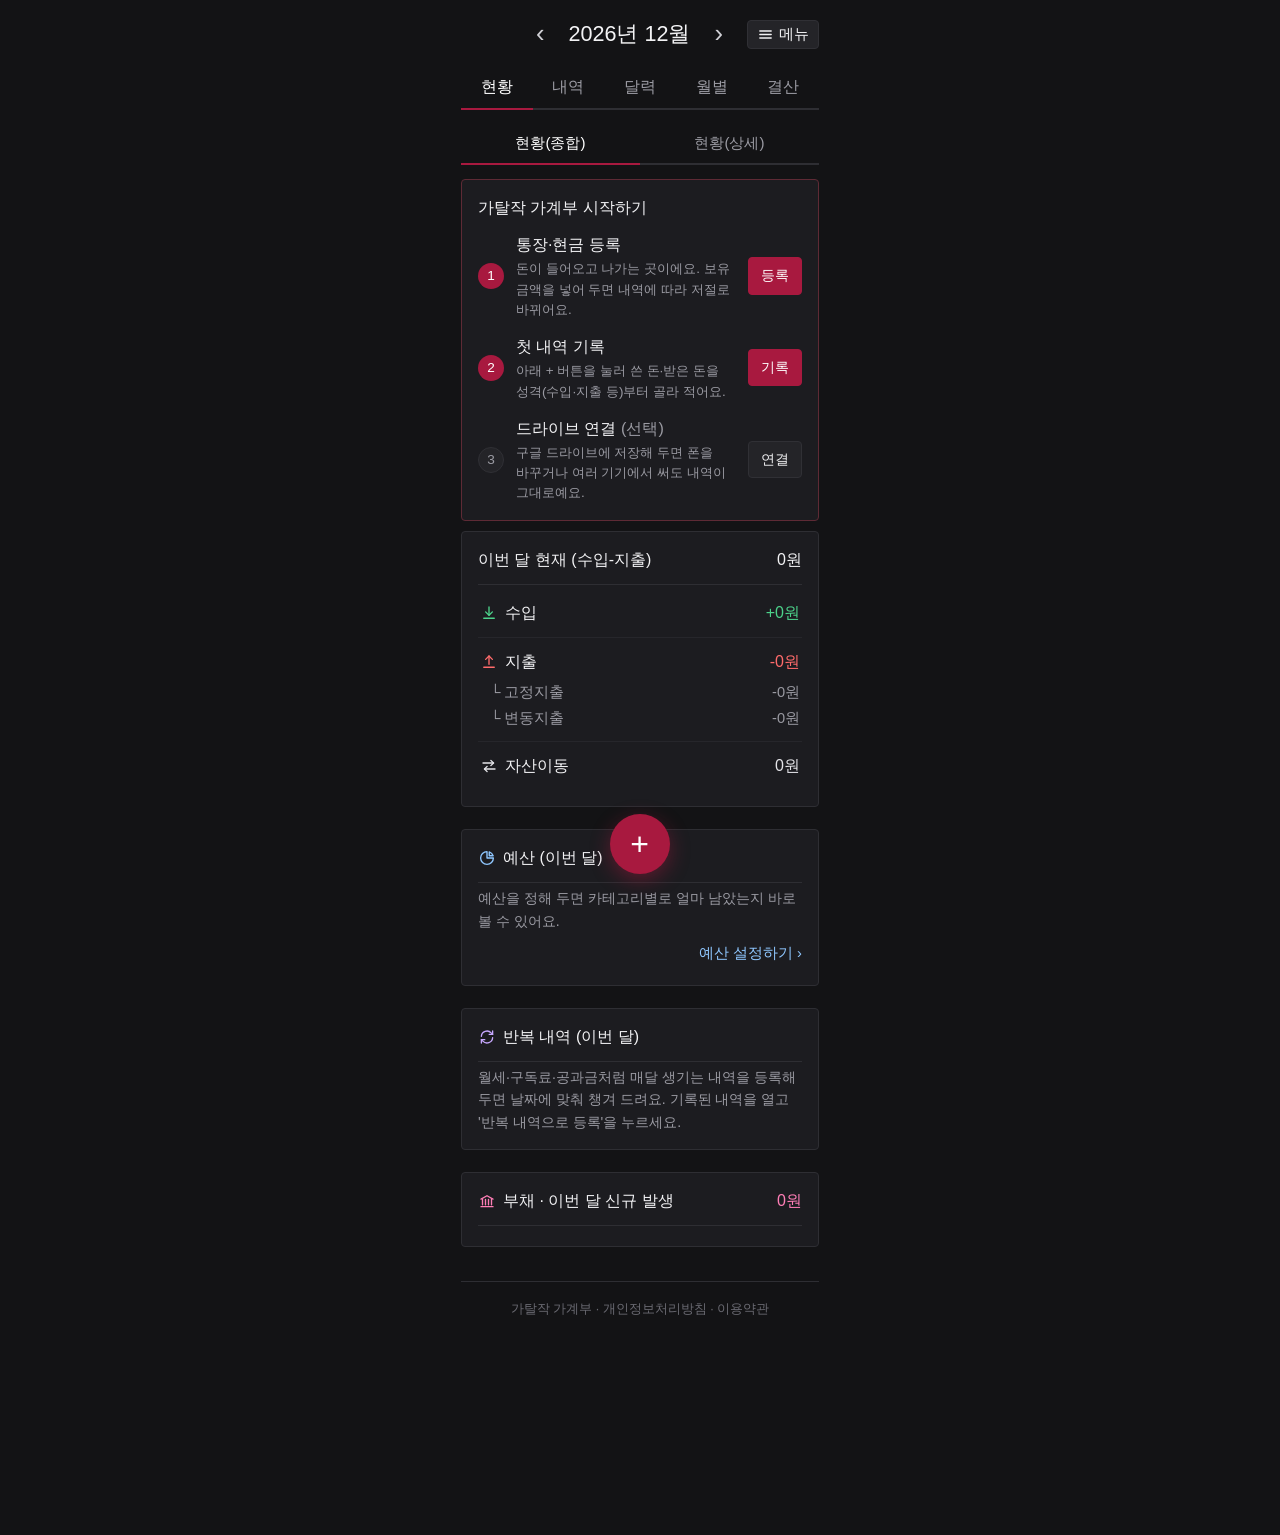
<file: index.html>
<!doctype html>
<html lang="ko">
<head>
  <meta charset="utf-8">
  <meta name="viewport" content="width=device-width, initial-scale=1, viewport-fit=cover">
  <meta name="theme-color" content="#131315">
  <script>/* 화면 모드: 저장된 밝은 모드를 첫 화면 전에 적용(깜빡임 방지) */
    try { if (localStorage.getItem("gagyebu-theme") === "light") { document.documentElement.dataset.theme = "light"; document.querySelector('meta[name="theme-color"]').content = "#f3f3f5"; } } catch (e) {}
  </script>
  <meta name="apple-mobile-web-app-capable" content="yes">
  <meta name="apple-mobile-web-app-status-bar-style" content="black-translucent">
  <meta name="apple-mobile-web-app-title" content="가계부">
  <meta name="google-site-verification" content="jpXfUGsTTDKQSjkQubJNFCeuo1Zj98mid0nIIDpsm4s" />
  <meta name="description" content="개인용 가계부 웹앱. 데이터는 이 기기와 본인 구글 드라이브에만 저장됩니다.">
  <title>가탈작 가계부</title>
  <link rel="manifest" href="manifest.webmanifest">
  <link rel="icon" href="icons/icon-192.png">
  <link rel="apple-touch-icon" href="icons/apple-touch-icon.png">
  <link rel="stylesheet" href="style.css">
</head>
<body>
  <div class="app">
    <header class="topbar">
      <button class="eye-btn" id="eye-btn" hidden aria-label="금액 잠깐 보기"></button>
      <button class="menu-btn" id="open-menu" aria-label="메뉴"><svg width="17" height="17" viewBox="0 0 24 24" fill="none" stroke="currentColor" stroke-width="2" stroke-linecap="round" aria-hidden="true"><path d="M4 7h16"/><path d="M4 12h16"/><path d="M4 17h16"/></svg><span>메뉴</span></button>
      <div class="month-nav">
        <button class="icon-btn" id="prev" aria-label="이전 달">‹</button>
        <button id="month-title" aria-label="날짜 고르기"></button>
        <button class="icon-btn" id="next" aria-label="다음 달">›</button>
      </div>
    </header>

    <nav class="tabs" role="tablist">
      <button role="tab" data-tab="home">현황</button>
      <button role="tab" data-tab="list">내역</button>
      <button role="tab" data-tab="calendar">달력</button>
      <button role="tab" data-tab="monthly">월별</button>
      <button role="tab" data-tab="settle">결산</button>
    </nav>

    <button id="sync-bar" class="sync-bar" hidden></button>
    <div id="backup-bar" class="backup-bar" hidden></div>
    <main id="view"></main>
  </div>

  <button class="fab" id="fab" aria-label="내역 추가">+</button>
  <div id="modal-root"></div>
  <div id="toast" class="toast" hidden></div>

  <script type="module" src="app.js"></script>
</body>
</html>
</file>
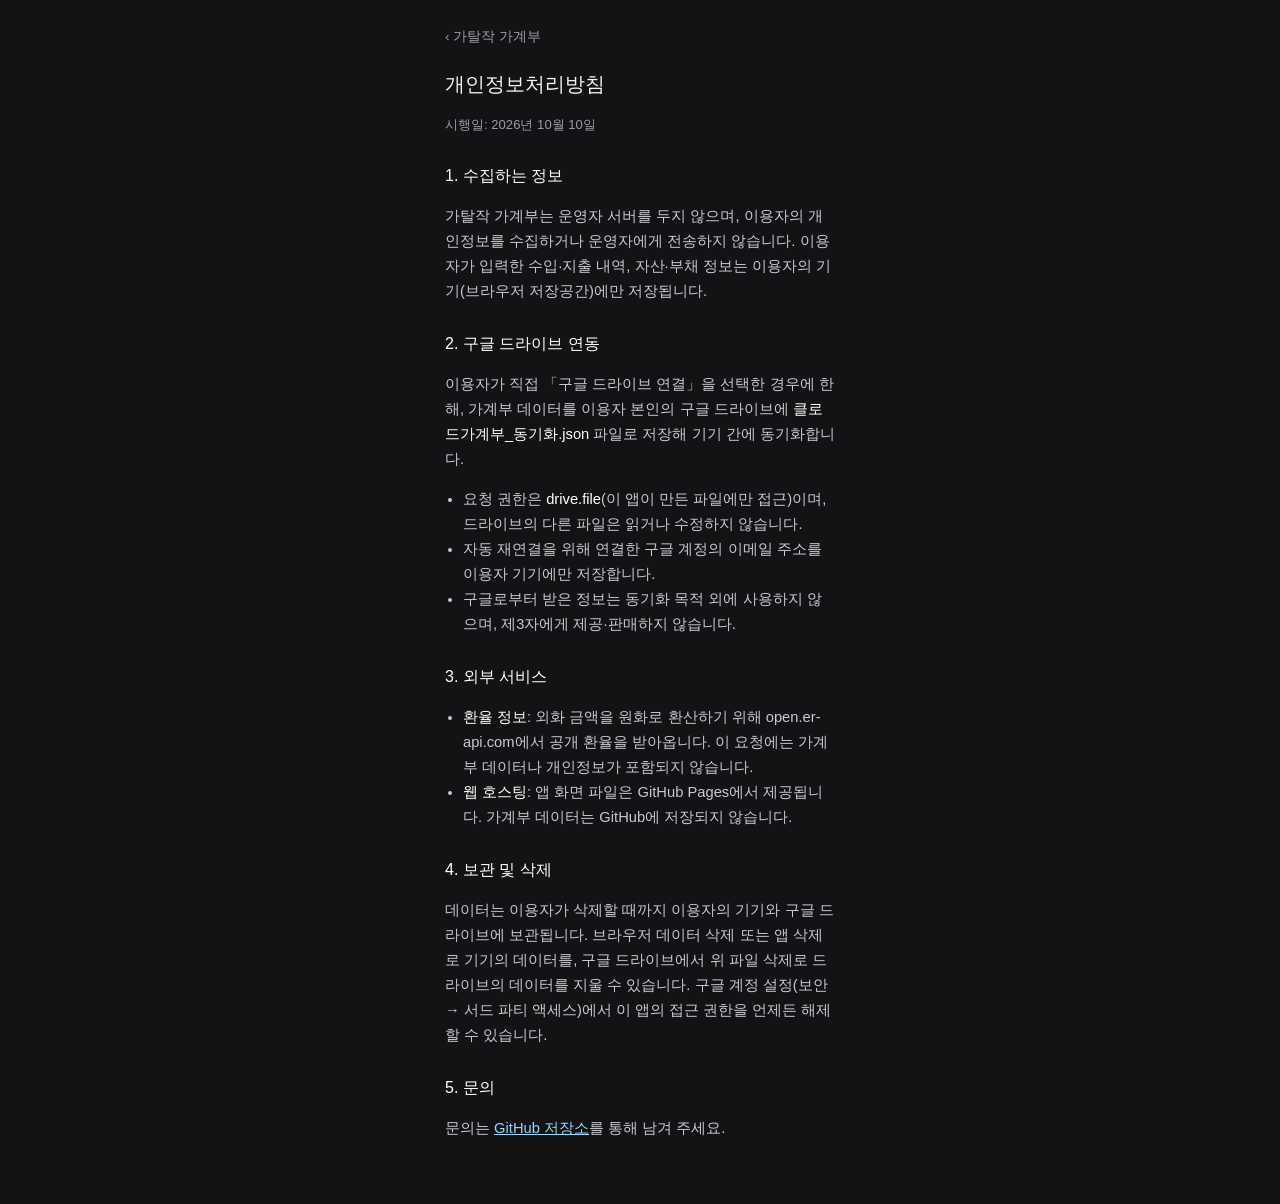
<file: privacy.html>
<!doctype html>
<html lang="ko">
<head>
  <meta charset="utf-8">
  <meta name="viewport" content="width=device-width, initial-scale=1">
  <meta name="theme-color" content="#131315">
  <title>개인정보처리방침 · 가탈작 가계부</title>
  <link rel="stylesheet" href="legal.css">
</head>
<body>
  <main class="doc">
    <a class="back" href="./">‹ 가탈작 가계부</a>
    <h1>개인정보처리방침</h1>
    <p class="muted">시행일: 2026년 10월 10일</p>

    <h2>1. 수집하는 정보</h2>
    <p>가탈작 가계부는 운영자 서버를 두지 않으며, 이용자의 개인정보를 수집하거나 운영자에게 전송하지 않습니다.
      이용자가 입력한 수입·지출 내역, 자산·부채 정보는 이용자의 기기(브라우저 저장공간)에만 저장됩니다.</p>

    <h2>2. 구글 드라이브 연동</h2>
    <p>이용자가 직접 「구글 드라이브 연결」을 선택한 경우에 한해, 가계부 데이터를 이용자 본인의 구글 드라이브에
      <b>클로드가계부_동기화.json</b> 파일로 저장해 기기 간에 동기화합니다.</p>
    <ul>
      <li>요청 권한은 <b>drive.file</b>(이 앱이 만든 파일에만 접근)이며, 드라이브의 다른 파일은 읽거나 수정하지 않습니다.</li>
      <li>자동 재연결을 위해 연결한 구글 계정의 이메일 주소를 이용자 기기에만 저장합니다.</li>
      <li>구글로부터 받은 정보는 동기화 목적 외에 사용하지 않으며, 제3자에게 제공·판매하지 않습니다.</li>
    </ul>

    <h2>3. 외부 서비스</h2>
    <ul>
      <li><b>환율 정보</b>: 외화 금액을 원화로 환산하기 위해 open.er-api.com에서 공개 환율을 받아옵니다. 이 요청에는 가계부 데이터나 개인정보가 포함되지 않습니다.</li>
      <li><b>웹 호스팅</b>: 앱 화면 파일은 GitHub Pages에서 제공됩니다. 가계부 데이터는 GitHub에 저장되지 않습니다.</li>
    </ul>

    <h2>4. 보관 및 삭제</h2>
    <p>데이터는 이용자가 삭제할 때까지 이용자의 기기와 구글 드라이브에 보관됩니다.
      브라우저 데이터 삭제 또는 앱 삭제로 기기의 데이터를, 구글 드라이브에서 위 파일 삭제로 드라이브의 데이터를 지울 수 있습니다.
      구글 계정 설정(보안 → 서드 파티 액세스)에서 이 앱의 접근 권한을 언제든 해제할 수 있습니다.</p>

    <h2>5. 문의</h2>
    <p>문의는 <a href="https://github.com/gatalzak/gagyebu">GitHub 저장소</a>를 통해 남겨 주세요.</p>
  </main>
</body>
</html>
</file>
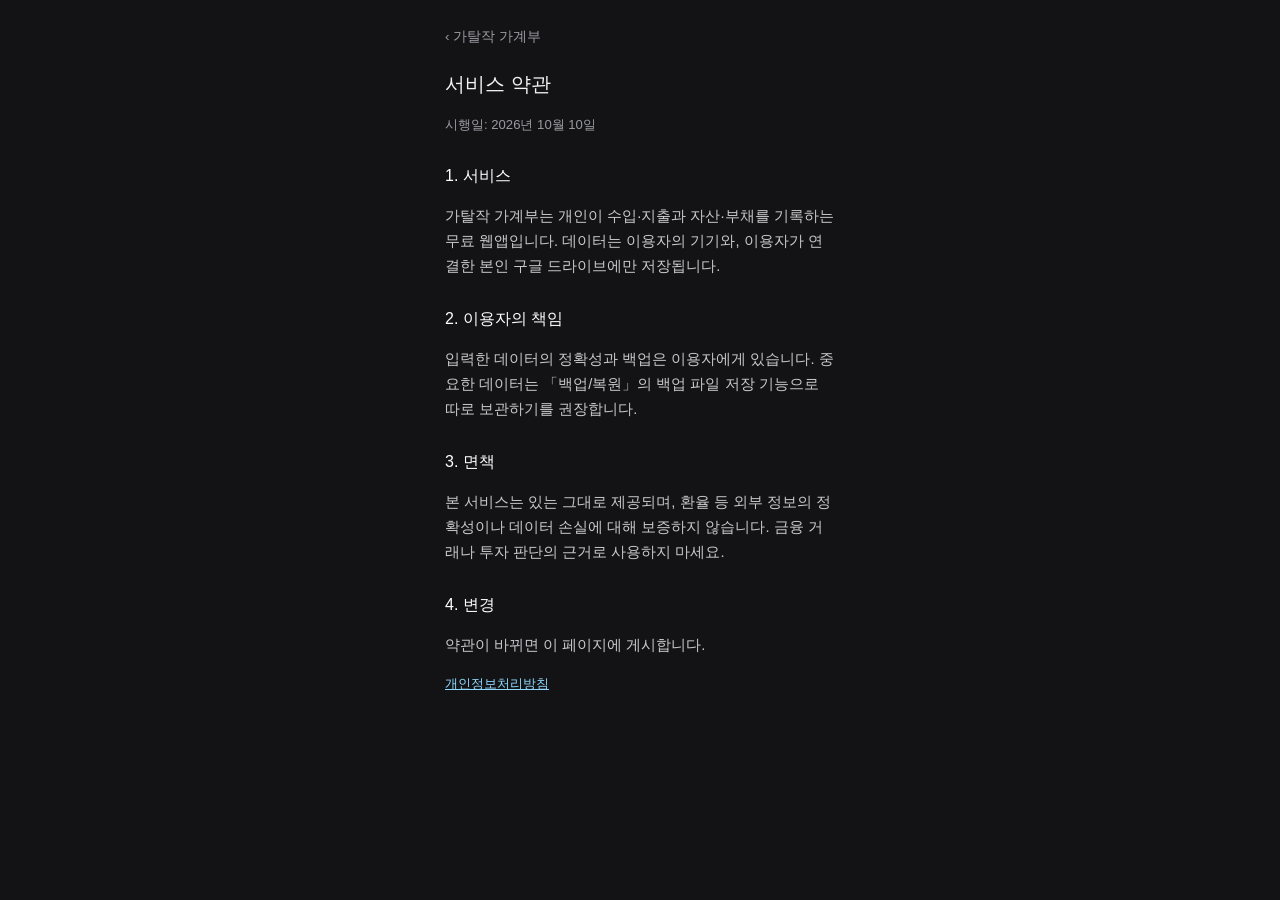
<file: terms.html>
<!doctype html>
<html lang="ko">
<head>
  <meta charset="utf-8">
  <meta name="viewport" content="width=device-width, initial-scale=1">
  <meta name="theme-color" content="#131315">
  <title>서비스 약관 · 가탈작 가계부</title>
  <link rel="stylesheet" href="legal.css">
</head>
<body>
  <main class="doc">
    <a class="back" href="./">‹ 가탈작 가계부</a>
    <h1>서비스 약관</h1>
    <p class="muted">시행일: 2026년 10월 10일</p>

    <h2>1. 서비스</h2>
    <p>가탈작 가계부는 개인이 수입·지출과 자산·부채를 기록하는 무료 웹앱입니다. 데이터는 이용자의 기기와, 이용자가 연결한 본인 구글 드라이브에만 저장됩니다.</p>

    <h2>2. 이용자의 책임</h2>
    <p>입력한 데이터의 정확성과 백업은 이용자에게 있습니다. 중요한 데이터는 「백업/복원」의 백업 파일 저장 기능으로 따로 보관하기를 권장합니다.</p>

    <h2>3. 면책</h2>
    <p>본 서비스는 있는 그대로 제공되며, 환율 등 외부 정보의 정확성이나 데이터 손실에 대해 보증하지 않습니다. 금융 거래나 투자 판단의 근거로 사용하지 마세요.</p>

    <h2>4. 변경</h2>
    <p>약관이 바뀌면 이 페이지에 게시합니다.</p>

    <p class="muted"><a href="privacy.html">개인정보처리방침</a></p>
  </main>
</body>
</html>
</file>
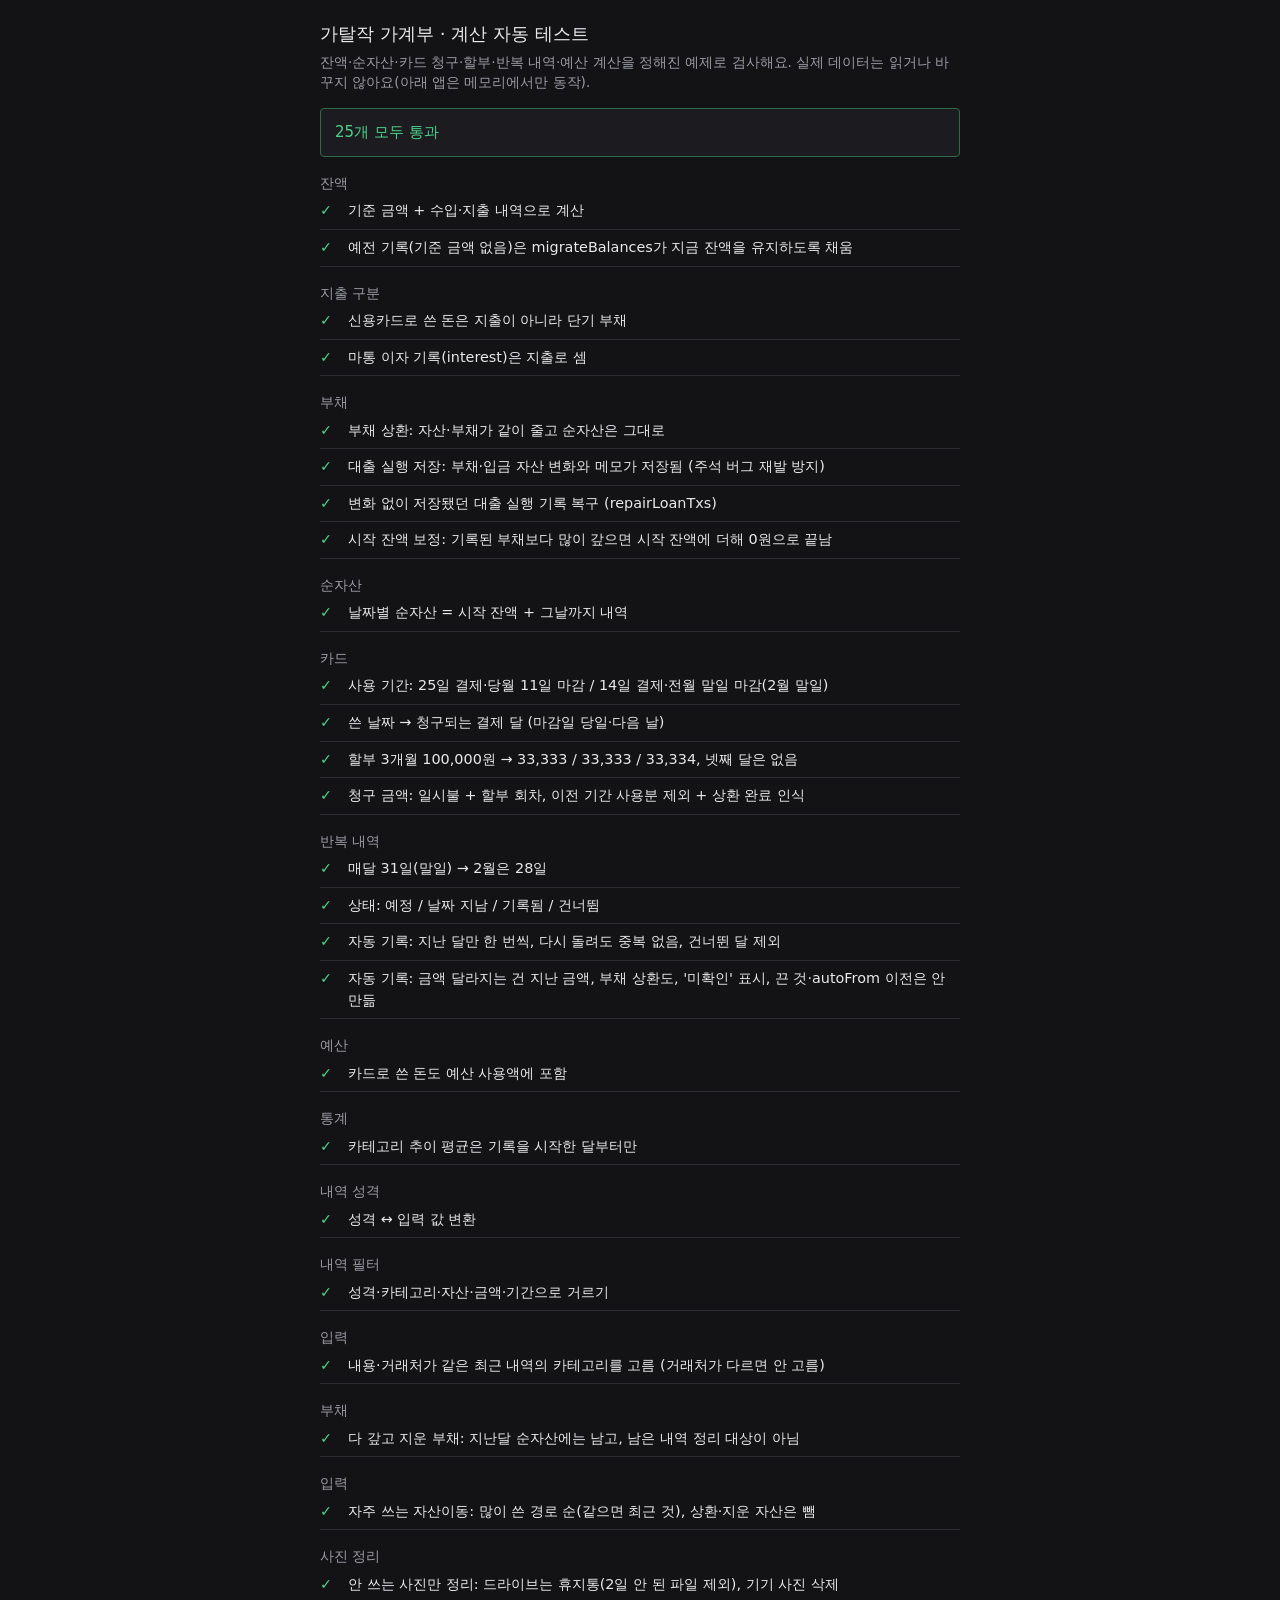
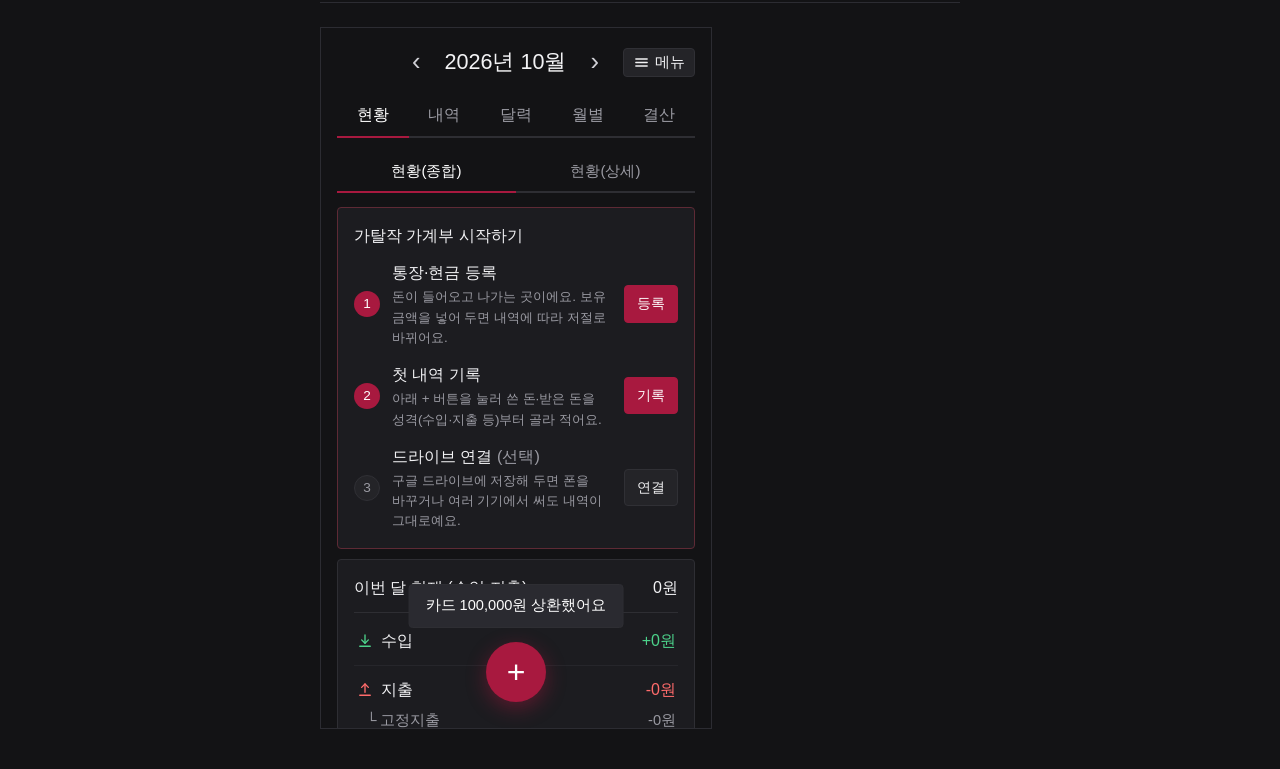
<file: tests.html>
<!doctype html>
<html lang="ko">
<head>
  <meta charset="utf-8">
  <meta name="viewport" content="width=device-width, initial-scale=1">
  <meta name="robots" content="noindex">
  <title>계산 자동 테스트</title>
  <style>
    :root { --bg: #131315; --card: #1c1c20; --line: #2c2c32; --text: #e9e9ec; --muted: #9a9aa2; --ok: #4cd28a; --bad: #ff6b6b; }
    body { margin: 0; background: var(--bg); color: var(--text); font: 15px/1.5 system-ui, "Apple SD Gothic Neo", "Malgun Gothic", sans-serif; }
    main { max-width: 640px; margin: 0 auto; padding: 20px 16px 40px; }
    h1 { font-size: 1.15rem; font-weight: 400; margin: 0 0 4px; }
    .sub { color: var(--muted); font-size: 0.85rem; margin: 0 0 16px; }
    #summary { padding: 12px 14px; border: 1px solid var(--line); border-radius: 4px; background: var(--card); margin-bottom: 14px; }
    #summary.ok { border-color: #2f6b4a; color: var(--ok); }
    #summary.bad { border-color: #7a3434; color: var(--bad); }
    .group { margin-top: 16px; color: var(--muted); font-size: 0.85rem; }
    .t { display: flex; gap: 10px; padding: 7px 0; border-bottom: 1px solid var(--line); font-size: 0.9rem; }
    .t .m { width: 18px; flex: none; }
    .t.ok .m { color: var(--ok); } .t.bad .m { color: var(--bad); }
    .t .why { display: block; color: var(--bad); font-size: 0.8rem; word-break: break-all; }
    iframe { width: 390px; height: 700px; border: 1px solid var(--line); margin-top: 24px; display: block; max-width: 100%; }
  </style>
</head>
<body>
  <main>
    <h1>가탈작 가계부 · 계산 자동 테스트</h1>
    <p class="sub">잔액·순자산·카드 청구·할부·반복 내역·예산 계산을 정해진 예제로 검사해요. 실제 데이터는 읽거나 바꾸지 않아요(아래 앱은 메모리에서만 동작).</p>
    <div id="summary">테스트 준비 중…</div>
    <div id="results"></div>
    <iframe id="app" src="index.html?selftest" title="테스트용 앱"></iframe>
  </main>
  <script type="module" src="tests.js"></script>
</body>
</html>
</file>
<file: style.css>
/* 다크 테마 + 레드와인 포인트. PC에서도 폰과 같은 폭(390px)으로 보인다. */
:root {
  --fs-up: 1px;       /* 작은 글자(1rem 미만)를 한꺼번에 키우는 값 */
  --bg: #131315;
  --card: #1c1c20;
  --row: #242428;
  --line: #2e2e33;
  --line-soft: #26262b;
  --text: #f2f2f4;
  --muted: #9a9aa2;
  --wine: #a8193f;
  --wine-hover: #c01f4a;
  --inc: #4cd28a;     /* 수입: 초록 */
  --exp: #ff6b6b;     /* 지출: 레드 */
  --cred: #ff7eb6;     /* 부채(신용카드·마통 사용): 핑크 */
  --mov: #e4e4e8;   /* 자산이동(내 자산끼리): 화이트 계열 */
  --repay: #f3dc94; /* 부채 상환: 연한 옐로우 */
  --green-bg: #1f3a2a;
  --green-line: #2b5039;
  --green-text: #cfeedd;
  --sector: #f3dc94;          /* 종류 뱃지·합계 기본색 */
  --sector-rgb: 243, 220, 148;
  --app-width: 390px;
  --strong: #ffffff;   /* 강조 글자(선택·주요) */
  --text-2: #d0d0d6;   /* 버튼 등 보조 밝은 글자 */
  --muted-2: #6a6a72;
  --border: #303035;  --border-strong: #4a4a52;  --soft: #2a2a30;
  --yellow: #f3dc94;  --y-bg: #2a2216;  --y-line: #6b5a2a;
  --r-bg: #3a1d24;  --r-line: #5e2a35;  --r-text: #ffc9d2;  --r-text2: #ff9fae;
  --g-text2: #9fe0b5;
  --sun: #ff8a9b;  --sat: #7cc4f5;  --blue: #8fc7ff;  --purple: #c7a8ff;  --danger: #ff5c7c;
  --nospend: #2b2b31;  /* 달력: 지출 없는 날 음영 */
  --pie1: #3987e5; --pie2: #d95926; --pie3: #199e70; --pie4: #c98500; --pie5: #d55181; --pie-rest: #55555d;
  color-scheme: dark;
}
/* 밝은 모드(메뉴의 '화면 모드'에서 켬): 같은 뜻의 색을 밝은 바탕에 맞는 단계로 */
:root[data-theme="light"] {
  --nospend: #e7e7ec;
  --bg: #f3f3f5;  --card: #ffffff;  --row: #f1f1f4;  --line: #e2e2e7;  --line-soft: #ececf0;
  --text: #1c1c20;  --muted: #6b6b74;  --strong: #111114;  --text-2: #3a3a42;  --muted-2: #8a8a92;
  --inc: #138a4a;  --exp: #d93a3f;  --cred: #c92d7a;  --mov: #3a3a42;  --repay: #9a6b00;
  --green-bg: #e6f5ec;  --green-line: #a9dbbd;  --green-text: #146c3c;
  --sector: #9a6b00;  --sector-rgb: 154, 107, 0;
  --border: #d6d6dc;  --border-strong: #b8b8c0;  --soft: #e6e6ea;
  --yellow: #9a6b00;  --y-bg: #fff7dd;  --y-line: #e8d08a;
  --r-bg: #fde9ed;  --r-line: #f0b9c4;  --r-text: #a8193f;  --r-text2: #c0304e;
  --g-text2: #1b8a4c;
  --sun: #d63a52;  --sat: #1f6fb5;  --blue: #1f6fb5;  --purple: #6a3fc4;  --danger: #d0294a;
  --pie1: #2a78d6; --pie2: #eb6834; --pie3: #1baf7a; --pie4: #eda100; --pie5: #e87ba4; --pie-rest: #b8b8c0;
  color-scheme: light;
}

* { box-sizing: border-box; }
html, body { margin: 0; background: var(--bg); color: var(--text); }
body {
  font-family: -apple-system, BlinkMacSystemFont, "Apple SD Gothic Neo", "Malgun Gothic", "Noto Sans KR", sans-serif;
  font-size: 16px; font-weight: 400; line-height: 1.5;
  -webkit-tap-highlight-color: transparent;
}
button, input, select, textarea { font: inherit; color: inherit; }
button { cursor: pointer; background: none; border: none; padding: 0; }

.app {
  max-width: var(--app-width); margin: 0 auto;
  padding: calc(16px + env(safe-area-inset-top)) 16px 120px;
}

/* 상단 바 */
/* 윗줄: 날짜(가운데, 크게) / 아랫줄: 왼쪽 백업/복원, 오른쪽 나의 자산·나의 부채 */
.topbar { display: flex; flex-direction: column; gap: 8px; margin-bottom: 14px; }
.top-row { display: flex; align-items: center; justify-content: space-between; gap: 4px; }
.month-nav { display: flex; align-items: center; justify-content: center; gap: 8px; white-space: nowrap; }
#month-title { font-size: 1.35rem; padding: 2px 6px; border-radius: 3px; }
.month-nav .icon-btn { font-size: 1.6rem; padding: 2px 10px; }
#month-title:active { background: var(--row); }

/* 날짜 선택 팝업 */
.pick-nav { display: flex; align-items: center; justify-content: space-between; margin-bottom: 4px; }
.pick-title { font-size: 1rem; padding: 4px 10px; border-radius: 3px; }
.pick-title:active { background: var(--row); }
.pick-day { position: relative; height: 40px; border-radius: 50%; font-size: calc(0.9rem + var(--fs-up)); margin: 1px auto; width: 40px; }
.pick-day.sun { color: var(--sun); } .pick-day.sat { color: var(--sat); }
.pick-day.today { outline: 1px solid var(--wine); }
.pick-day.on { background: var(--wine); color: #fff; }
.pick-day i { position: absolute; left: 50%; bottom: 5px; width: 4px; height: 4px; margin-left: -2px; border-radius: 50%; background: var(--muted); }
.pick-day.on i { background: #fff; }
.pick-months { display: grid; grid-template-columns: repeat(4, 1fr); gap: 6px; margin: 8px 0; }
.pick-months button { height: 44px; border-radius: 3px; background: var(--row); border: 1px solid var(--border); font-size: calc(0.9rem + var(--fs-up)); }
.pick-months button.on { background: var(--wine); border-color: var(--wine); color: #fff; }
.icon-btn { color: var(--text-2); font-size: 1.3rem; line-height: 1; padding: 2px 4px; }
.top-actions { display: flex; gap: 4px; }
.ghost-btn {
  border: 1px solid var(--border); border-radius: 3px; color: var(--text-2);
  font-size: calc(0.72rem + var(--fs-up)); padding: 6px 6px; white-space: nowrap; line-height: 1;
}
/* 상단 버튼 아이콘(백업 구름·자산 지갑·부채 카드) */
.top-row .ghost-btn { display: inline-flex; align-items: center; gap: 5px; padding: 6px 8px; }
.btn-ico { flex: 0 0 auto; }
/* 상단 나의 자산(초록) / 나의 부채(레드) — 각 창의 색과 맞춤 */
.ghost-btn.asset-tone { background: var(--green-bg); border-color: var(--green-line); color: var(--green-text); }
.ghost-btn.debt-tone { background: var(--r-bg); border-color: var(--r-line); color: var(--r-text); }

/* 탭 */
.tabs { display: flex; border-bottom: 2px solid var(--line); margin-bottom: 16px; }
.tabs button { flex: 1; padding: 8px 0 10px; color: var(--muted); font-size: calc(0.95rem + var(--fs-up)); position: relative; }
.tabs button.active { color: var(--strong); }
.tabs button.active::after {
  content: ""; position: absolute; left: 0; right: 0; bottom: -2px; height: 2px; background: var(--wine);
}

/* 동기화 알림줄 */
.sync-bar {
  display: block; width: 100%; margin: -6px 0 12px; padding: 9px 12px; border-radius: 3px; text-align: left;
  background: var(--y-bg); border: 1px solid var(--y-line); color: var(--yellow); font-size: calc(0.8rem + var(--fs-up));
}
.sync-bar[hidden] { display: none; }

/* 카드(섹션) */
.card { background: var(--card); border: 1px solid var(--line); border-radius: 4px; padding: 16px; margin-bottom: 10px; }
.card-head {
  display: flex; justify-content: space-between;
  padding-bottom: 12px; border-bottom: 1px solid var(--line); margin-bottom: 4px;
}
.card-head.plain { border-bottom: none; padding-bottom: 0; margin-bottom: 12px; }
.row { padding: 12px 2px; }
.row + .row { border-top: 1px solid var(--line-soft); }
.row-main { display: flex; justify-content: space-between; }
.row-sub { display: flex; justify-content: space-between; color: var(--muted); font-size: calc(0.85rem + var(--fs-up)); padding: 4px 0 0 10px; }
.row-main + .row-sub { margin-top: 4px; }
.inc { color: var(--inc); } .exp { color: var(--exp); } .mov { color: var(--mov); } .cred { color: var(--cred); } .repay { color: var(--repay); }
.muted { color: var(--muted); }
.empty { color: var(--muted); font-size: calc(0.85rem + var(--fs-up)); text-align: center; padding: 28px 0; line-height: 1.7; }

/* 구분 버튼(상세 현황, 내역 추가) */
.seg { display: flex; gap: 6px; }
.seg button {
  flex: 1; min-height: 36px; border-radius: 2px; font-size: calc(0.8rem + var(--fs-up));
  background: var(--row); border: 1px solid var(--border); color: var(--muted);
}
.seg button.on { background: var(--wine); border-color: var(--wine); color: #fff; }
.seg.seg-5, .seg.seg-6 { gap: 4px; }
.seg.seg-5 button, .seg.seg-6 button { font-size: calc(0.74rem + var(--fs-up)); padding: 0 2px; white-space: nowrap; }
.seg.seg-6 { display: grid; grid-template-columns: repeat(3, 1fr); } /* 6개는 3칸 × 2줄 */

/* 내역 목록 */
.day { margin-bottom: 10px; }
.day-head { display: flex; justify-content: space-between; color: var(--muted); font-size: calc(0.8rem + var(--fs-up)); padding: 0 2px 6px; }
.tx { display: flex; justify-content: space-between; align-items: center; gap: 10px; width: 100%; text-align: left; padding: 12px 2px; }
.tx + .tx { border-top: 1px solid var(--line-soft); }
.tx .left { min-width: 0; }
.tx .memo { color: var(--muted); font-size: calc(0.8rem + var(--fs-up)); overflow: hidden; text-overflow: ellipsis; white-space: nowrap; }
.tx .amt { white-space: nowrap; }

/* 달력: 카드 하나 안에 상자 없이 7칸 격자 */
.cal-grid { display: grid; grid-template-columns: repeat(7, 1fr); }
.cal-week { margin: 6px 0 2px; }
.cal-week span { text-align: center; font-size: calc(0.75rem + var(--fs-up)); color: var(--muted); padding: 4px 0; }
.cal-week .sun, .cal-cell.sun .cal-num { color: var(--sun); }
.cal-week .sat, .cal-cell.sat .cal-num { color: var(--sat); }
.cal-cell {
  min-height: 58px; padding: 4px 1px 6px; border-radius: 4px;
  display: flex; flex-direction: column; align-items: center; gap: 1px; min-width: 0;
}
.cal-cell.sel { background: var(--row); }
.cal-num { font-size: calc(0.82rem + var(--fs-up)); width: 24px; height: 24px; line-height: 24px; text-align: center; border-radius: 50%; }
.cal-cell.today .cal-num { background: var(--wine); color: #fff; }
.cal-amt { font-size: calc(0.6rem + var(--fs-up)); line-height: 1.3; max-width: 100%; overflow: hidden; text-overflow: ellipsis; white-space: nowrap; }
.cal-dot { width: 4px; height: 4px; border-radius: 50%; background: var(--mov); margin-top: 4px; }
.cal-sum { font-size: calc(0.85rem + var(--fs-up)); }

/* + 버튼 */
.fab {
  position: fixed; left: 50%; bottom: calc(26px + env(safe-area-inset-bottom)); transform: translateX(-50%);
  width: 60px; height: 60px; border-radius: 50%; background: var(--wine); color: #fff;
  font-size: 2rem; font-weight: 300; line-height: 1; z-index: 10;
  box-shadow: 0 6px 20px rgba(168, 25, 63, 0.45);
}
.fab:active { background: var(--wine-hover); }

/* 팝업 창: 폭은 카드와 동일 */
.overlay {
  position: fixed; inset: 0; background: rgba(0, 0, 0, 0.55); z-index: 20;
  display: flex; justify-content: center; align-items: flex-start;
  padding: calc(48px + env(safe-area-inset-top)) 16px 24px; overflow-y: auto;
}
.panel {
  width: calc(var(--app-width) - 32px); max-width: 100%;
  background: var(--card); border: 1px solid var(--line); border-radius: 4px;
}
.panel-head { display: flex; justify-content: space-between; align-items: center; padding: 20px 20px 8px; }
.panel-head h2 { margin: 0; font-size: 1.1rem; font-weight: 400; }
.head-actions { display: flex; align-items: center; gap: 12px; }
.x-btn { font-size: 1.1rem; color: var(--text-2); padding: 2px 4px; }
.panel-body { padding: 8px 20px 20px; }

.red-btn {
  background: var(--r-bg); border: 1px solid var(--r-line); color: var(--r-text);
  border-radius: 3px; font-size: calc(0.78rem + var(--fs-up)); padding: 6px 10px; line-height: 1;
}
.panel.theme-debts .head-actions { gap: 6px; }
.panel.theme-debts .head-actions .red-btn,
.panel.theme-debts .head-actions .green-btn { padding: 6px 8px; white-space: nowrap; }
.green-btn {
  background: var(--green-bg); border: 1px solid var(--green-line); color: var(--green-text);
  border-radius: 3px; font-size: calc(0.78rem + var(--fs-up)); padding: 6px 10px; line-height: 1;
}
.btn {
  display: block; width: 100%; min-height: 46px; border-radius: 3px;
  background: var(--row); border: 1px solid var(--border);
}
.btn.primary { background: var(--wine); border-color: var(--wine); color: #fff; }
.btn.danger { color: var(--danger); }
.btn-row { display: flex; gap: 8px; margin-top: 16px; }
.btn-row .btn { flex: 1; }

/* 입력 폼 */
.field { margin-top: 14px; }
.field label { display: block; font-size: calc(0.8rem + var(--fs-up)); color: var(--muted); margin-bottom: 6px; }
.input {
  width: 100%; height: 44px; padding: 0 12px; border-radius: 3px;
  background: var(--row); border: 1px solid var(--border); outline: none;
}
.input:focus { border-color: var(--wine); }
select.input { appearance: none; background-image: linear-gradient(45deg, transparent 50%, var(--text-2) 50%), linear-gradient(135deg, var(--text-2) 50%, transparent 50%);
  background-position: calc(100% - 18px) 19px, calc(100% - 13px) 19px; background-size: 5px 5px; background-repeat: no-repeat; }
input[type="date"].input { color-scheme: dark; }
.amount-input { text-align: right; font-size: 1.1rem; }
.money-line { display: flex; gap: 6px; }
.money-line .cur-select { flex: 0 0 92px; }
.amount-wrap { position: relative; flex: 1; min-width: 0; }
.amount-wrap .amount-input { display: block; width: 100%; padding-right: 34px; }
.amount-wrap[data-long="true"] .amount-input { padding-right: 54px; }
.amount-unit { position: absolute; right: 12px; top: 50%; transform: translateY(-50%); color: var(--muted); font-size: calc(0.95rem + var(--fs-up)); pointer-events: none; }
.money-line .amount-input { flex: 1; min-width: 0; }
.money-line .half { flex: 1; min-width: 0; }
.subcat-add { margin-top: 6px; }
.subcat-add[hidden] { display: none; }
.subcat-add .input { flex: 1; min-width: 0; }
.subcat-add .subcat-add-btn { flex: 0 0 64px; width: 64px; min-height: 44px; }
.money-line input[type="date"] { flex: 1; min-width: 0; }
.money-line .time-input { flex: 0 0 120px; color-scheme: dark; }
.tx .amt { text-align: right; }
[data-krw-field][hidden] { display: none; }

/* 나의 자산 */
.asset-group { border: 1px solid var(--line); border-radius: 4px; padding: 4px 14px; margin-top: 10px; }
.asset-group-head {
  display: flex; justify-content: space-between; align-items: center;
  padding: 10px 0; border-bottom: 1px solid var(--line);
}
/* 종류(섹터) 이름은 옐로우 뱃지, 섹터 합계는 옐로우 글자 → 아래 자산 목록과 구분 */
.sector-badge {
  display: inline-block; padding: 3px 9px; border-radius: 3px; font-size: calc(0.8rem + var(--fs-up)); line-height: 1.4;
  color: var(--sector); background: rgba(var(--sector-rgb), 0.12); border: 1px solid rgba(var(--sector-rgb), 0.35);
}
.sector-total { color: var(--sector); }
/* 나의 자산은 연한 초록, 나의 부채는 연한 레드 */
.panel.theme-assets { --sector: #9fe0b5; --sector-rgb: 159, 224, 181; }
.panel.theme-debts { --sector: #ff9fae; --sector-rgb: 255, 159, 174; }
.asset-row { display: flex; align-items: center; gap: 8px; padding: 12px 0; }
.icon-only { color: var(--text-2); display: flex; align-items: center; padding: 4px; }

/* 자산 전체 편집 */
.edit-item { padding: 12px 0; display: flex; align-items: center; gap: 4px; background: var(--card); }
.edit-body { flex: 1; min-width: 0; }
.grip { flex: 0 0 22px; align-self: stretch; display: flex; align-items: center; justify-content: center;
  color: var(--muted); touch-action: none; cursor: grab; margin-left: -6px; }
.edit-item.dragging { background: var(--row); border-radius: 3px; outline: 1px solid var(--wine); opacity: 0.96; transform: scale(1.02); pointer-events: none; }
.edit-item.dragging .grip { pointer-events: auto; }
.drag-placeholder { border: 1px dashed var(--border-strong); border-radius: 3px; background: rgba(255, 255, 255, 0.03); box-sizing: border-box; } /* 놓일 자리 */
.edit-item.dragging .grip { color: var(--sector); cursor: grabbing; }
.edit-item + .edit-item { border-top: 1px solid var(--line-soft); }
.edit-line { display: flex; gap: 6px; align-items: center; }
.edit-line + .edit-line { margin-top: 6px; }
.input.sm { height: 38px; font-size: calc(0.9rem + var(--fs-up)); padding: 0 10px; }
.input.sm.cur { flex: 0 0 66px; background-position: calc(100% - 12px) 16px, calc(100% - 7px) 16px; padding: 0 18px 0 8px; }
.input.sm.type { flex: 1; min-width: 0; padding: 0 19px 0 7px; background-position: calc(100% - 13px) 16px, calc(100% - 8px) 16px; } /* 둘째 줄 남는 폭을 다 써서 긴 종류 이름도 보이게 */
.edit-line .input.sm.amt-fixed:not(.type):not(.cur) { flex: 0 0 112px; }
.edit-line .input.sm:not(.type):not(.cur) { flex: 1; min-width: 0; }
.edit-del { flex: 0 0 auto; color: var(--muted); font-size: calc(0.8rem + var(--fs-up)); padding: 0 4px 0 6px; white-space: nowrap; }
.edit-item.removed .input { opacity: 0.35; text-decoration: line-through; }
.edit-item.removed .edit-del { color: var(--text); }
.asset-row + .asset-row { border-top: 1px solid var(--line-soft); }
.asset-none { color: var(--muted); font-size: calc(0.82rem + var(--fs-up)); }
.asset-row .name { flex: 1; min-width: 0; overflow: hidden; text-overflow: ellipsis; white-space: nowrap; font-size: calc(0.85rem + var(--fs-up)); }
.asset-row .amt { white-space: nowrap; font-size: calc(0.85rem + var(--fs-up)); text-align: right; }
.fx-sub { display: block; color: var(--muted); font-size: calc(0.72rem + var(--fs-up)); }
.fx-hint { color: var(--muted); font-size: calc(0.78rem + var(--fs-up)); text-align: right; margin-top: 6px; min-height: 1em; }
.fx-note { font-size: calc(0.75rem + var(--fs-up)); margin-top: 10px; }
.asset-total { display: flex; justify-content: space-between; padding: 4px 2px 6px; }

.note { color: var(--muted); font-size: calc(0.82rem + var(--fs-up)); line-height: 1.6; margin: 4px 0 0; }
.section-title { font-size: calc(0.9rem + var(--fs-up)); margin: 30px 0 10px; padding-top: 24px; border-top: 1px solid var(--line-soft); }
.panel-body > .section-title:first-child { border-top: 0; padding-top: 0; } /* 섹션 사이만 옅은 줄 + 넉넉한 간격 */

/* 알림 */
.toast {
  position: fixed; left: 50%; bottom: calc(100px + env(safe-area-inset-bottom)); transform: translateX(-50%);
  background: var(--soft); border: 1px solid var(--line); color: var(--strong); font-size: calc(0.85rem + var(--fs-up));
  padding: 10px 16px; border-radius: 4px; z-index: 30; white-space: nowrap;
}

/* 카테고리 편집 */
.cat-edit { flex: 0 0 auto; padding: 0 2px 0 4px; }
.cat-row { width: 100%; text-align: left; }
.cat-row .name { flex: 0 1 auto; }
.cat-row .cat-subs { flex: 1; min-width: 0; text-align: right; font-size: calc(0.75rem + var(--fs-up)); overflow: hidden; text-overflow: ellipsis; white-space: nowrap; }
.cat-row .chev { color: var(--muted); }
.back-link { color: var(--muted); font-size: calc(0.82rem + var(--fs-up)); padding: 2px 0 6px; }
/* 카테고리 편집: 지출의 고정/변동 탭 */
.tabs.sub-tabs { margin: 12px 0 0; }
.tabs.sub-tabs button { font-size: calc(0.88rem + var(--fs-up)); padding: 6px 0 8px; }
.tabs.sub-tabs + .asset-group { margin-top: 10px; }

/* 내역: 날짜 머리줄 */
.day-head2 { display: flex; justify-content: space-between; align-items: flex-start; gap: 8px; padding: 0 2px 12px; border-bottom: 1px solid var(--line); }
.dh-left { display: flex; align-items: center; gap: 8px; white-space: nowrap; }
.dh-day { font-size: 1.35rem; line-height: 1; color: var(--strong); }
.dh-dow { font-size: calc(0.75rem + var(--fs-up)); padding: 3px 8px; border-radius: 3px; background: var(--row); border: 1px solid var(--border); color: var(--text-2); }
.dh-dow.sun { color: var(--sun); } .dh-dow.sat { color: var(--sat); }
.dh-ym { font-size: calc(0.78rem + var(--fs-up)); color: var(--muted); }
.dh-right { text-align: right; font-size: calc(0.78rem + var(--fs-up)); line-height: 1.6; white-space: nowrap; }

/* 내역: 한 줄 (뱃지 → 내용 → 시간·거래처) */
.tx { align-items: center; }
.tx .badges { display: flex; flex-wrap: wrap; gap: 5px; margin-bottom: 5px; }
.tx .cat-badge { font-size: calc(0.76rem + var(--fs-up)); padding: 2px 8px; } /* 내역 줄의 뱃지는 조금 크게 */
.cat-badge { font-size: calc(0.72rem + var(--fs-up)); line-height: 1.4; padding: 2px 7px; border-radius: 3px; }
.cat-badge.b-inc { background: #e3f8eb; color: #1b8a4c; }
.cat-badge.b-exp { background: #ffe8e8; color: #c9302c; }
.cat-badge.b-mov { background: #ececef; color: #26262b; }  /* 자산이동: 화이트 바탕·검은 글자 */
.cat-badge.b-repay { background: #fff6dc; color: #9a7413; } /* 부채 상환: 옐로우 */
.cat-badge.b-cred { background: #d9488a; color: #fff5fa; } /* 부채(신용카드·마통·대출 등): 핑크 바탕·흰 글자 */
.tx-content { color: var(--strong); font-size: calc(0.95rem + var(--fs-up)); overflow: hidden; text-overflow: ellipsis; white-space: nowrap; }
.tx .memo { font-size: calc(0.75rem + var(--fs-up)); margin-top: 1px; }
/* 탭 5개: 폰 폭에 맞게 글자를 조금 줄임 */
.tabs:not(.sub-tabs) button { font-size: calc(0.94rem + var(--fs-up)); white-space: nowrap; flex: 1 1 auto; padding-left: 2px; padding-right: 2px; } /* 글자 길이만큼 폭을 나눠 현황(상세)도 안 잘리게 */
/* 달력 월 합계: 1줄 수입·지출, 2줄 신용·마통 */
.card-head.cal-head { align-items: flex-start; }
.cal-sum { text-align: right; line-height: 1.6; white-space: nowrap; }
/* 달력 '10월' 상자 표시 (내역의 요일 뱃지와 같은 계열) */
.month-badge { display: inline-block; padding: 4px 12px; border-radius: 3px; background: var(--row); border: 1px solid var(--border); color: var(--strong); font-size: 1rem; line-height: 1.4; }

/* 월별 */
.month-row { display: block; width: 100%; text-align: left; padding: 12px 2px; }
.month-row + .month-row { border-top: 1px solid var(--line-soft); }
.month-row.sel .mr-label { color: var(--strong); border-color: var(--wine); }
.mr-top { display: flex; justify-content: space-between; align-items: flex-start; gap: 8px; }
.mr-label { font-size: calc(0.82rem + var(--fs-up)); color: var(--text-2); padding: 2px 8px; border-radius: 3px; background: var(--row); border: 1px solid var(--border); white-space: nowrap; }
.mr-sum { text-align: right; font-size: calc(0.8rem + var(--fs-up)); line-height: 1.6; white-space: nowrap; }
.mr-bars { display: flex; flex-direction: column; gap: 3px; margin-top: 8px; }
.bar { display: block; height: 4px; border-radius: 2px; min-width: 2px; }
.inc-bar { background: var(--inc); opacity: 0.8; }
.exp-bar { background: var(--exp); opacity: 0.8; }
.mr-note { font-size: calc(0.72rem + var(--fs-up)); margin-top: 10px; }

/* 현황(상세): 합계 바 + 카테고리 섹션 */
.total-bar { margin-top: 14px; padding: 12px 14px; border-radius: 4px; background: var(--row); border: 1px solid var(--border); font-size: 1rem; }
.tb-main { display: flex; justify-content: space-between; align-items: center; }
.tb-main > span:first-child { color: var(--text); font-size: 1rem; } /* 카테고리 이름과 같은 흰색·크기 */
.tb-sub { display: flex; justify-content: space-between; color: var(--muted); font-size: calc(0.85rem + var(--fs-up)); padding: 4px 0 0 10px; }
.tb-main + .tb-sub { margin-top: 6px; }
.detail-cat .asset-group-head { border-bottom: none; }
.detail-cat .asset-group-head:has(+ .detail-sub) { border-bottom: 1px solid var(--line); }
.detail-sub { padding: 9px 0 9px 10px; color: var(--muted); }
.detail-sub .name, .detail-sub .amt { font-size: calc(0.85rem + var(--fs-up)); color: var(--muted); }
.detail-cat { cursor: pointer; }
.cat-chev { color: var(--muted); font-size: calc(0.85rem + var(--fs-up)); margin-left: 2px; }
.detail-items { border-top: 1px solid var(--line); margin-top: 2px; cursor: default; }
.detail-cat.open .asset-group-head { border-bottom: 1px solid var(--line); }
/* 현황(상세) 단기부채: 신용카드 / 마이너스통장 묶음 제목 */
.group-title { display: flex; justify-content: space-between; align-items: center; margin: 30px 2px 2px; }
.total-bar + .group-title { margin-top: 22px; }
.group-title .cat-badge { font-size: calc(0.8rem + var(--fs-up)); }

/* 자주 쓰는 내역 */
.star-btn { color: var(--yellow); }
.fav-add-btn { margin-top: 16px; display: flex; align-items: center; justify-content: center; gap: 6px; color: var(--yellow); }
.fav-add-btn + .btn-row { margin-top: 8px; }
.fav-row { display: flex; align-items: center; gap: 8px; }
.fav-row .tx { flex: 1; min-width: 0; }
.fav-row + .fav-row { border-top: 1px solid var(--line-soft); }
.fav-row .fav-del { flex: 0 0 56px; width: 56px; min-height: 36px; font-size: calc(0.8rem + var(--fs-up)); }
.icon-only.on { color: var(--wine); }
.fav-note { font-size: calc(0.72rem + var(--fs-up)); margin-top: 12px; }

/* 백업/복원: 초기화 */
.check-line { display: flex; align-items: center; gap: 8px; margin-top: 10px; font-size: calc(0.85rem + var(--fs-up)); color: var(--text-2); }
.check-line input { width: 18px; height: 18px; accent-color: var(--wine); }

/* 백업/복원: 동기화 상태 뱃지 */
.sync-badge { align-self: center; font-size: calc(0.78rem + var(--fs-up)); line-height: 1.4; padding: 3px 9px; border-radius: 3px; border: 1px solid; }
.sync-badge.sb-ok { color: var(--g-text2); background: rgba(159, 224, 181, 0.12); border-color: rgba(159, 224, 181, 0.35); }
.sync-badge.sb-busy { color: var(--yellow); background: rgba(243, 220, 148, 0.12); border-color: rgba(243, 220, 148, 0.35); }
.sync-badge.sb-bad { color: var(--r-text2); background: rgba(255, 159, 174, 0.12); border-color: rgba(255, 159, 174, 0.35); }
.sync-badge.sb-off { color: var(--muted); background: var(--row); border-color: var(--border); }

/* 내역: 이전 내역 펼치기/접기, 더 보기 */
.older-toggle { display: flex; justify-content: space-between; align-items: center; width: 100%; margin-bottom: 10px; padding: 14px 16px; background: var(--card); border: 1px solid var(--line); border-radius: 4px; font-size: calc(0.9rem + var(--fs-up)); text-align: left; }
.older-toggle .muted { font-size: calc(0.8rem + var(--fs-up)); }
.day-more { display: block; width: 100%; padding: 10px 0 0; border-top: 1px solid var(--line-soft); color: var(--muted); font-size: calc(0.8rem + var(--fs-up)); text-align: center; }

/* 자산·부채 편집: 새 항목 추가 */
.edit-add-btn { margin-top: 12px; min-height: 42px; border-style: dashed; font-size: calc(0.9rem + var(--fs-up)); }
.edit-add-btn.red-tone { color: var(--r-text2); border-color: var(--r-line); }
.edit-add-btn.green-tone { color: var(--g-text2); border-color: var(--green-line); }

/* 백업 알림줄 */
.backup-bar { display: flex; align-items: center; justify-content: space-between; gap: 10px; margin: -6px 0 12px; padding: 9px 12px; border-radius: 3px;
  background: var(--y-bg); border: 1px solid var(--y-line); color: var(--yellow); font-size: calc(0.8rem + var(--fs-up)); line-height: 1.5; }
.backup-bar[hidden] { display: none; }
.bb-actions { display: flex; gap: 6px; flex: 0 0 auto; }
.bb-actions button { padding: 5px 8px; border-radius: 3px; font-size: calc(0.75rem + var(--fs-up)); color: var(--muted); border: 1px solid var(--y-line); white-space: nowrap; }
.bb-actions .bb-save { color: #2a2216; background: #f3dc94; border-color: #f3dc94; }

/* 내역: 자산이동 경로(출금 → 입금) 강조 */
.tx .memo.mov { color: var(--mov); }
.tx .memo.repay { color: var(--repay); } /* 부채상환 경로 */

/* 현황: 수입·지출·자산이동·단기 부채 제목 앞 아이콘 */
.home-label { display: inline-flex; align-items: center; gap: 7px; }
.home-label > span { display: inline-flex; }

/* 현황(상세) 간격: 카테고리 섹션끼리 일정하게 14px, 합계 바 바로 다음은 28px로 넓게 구분 */
.detail-cat { margin-top: 14px; }
.total-bar + .detail-cat { margin-top: 28px; }
.group-title { margin: 36px 2px 0; }
.total-bar + .group-title { margin-top: 28px; }
.group-title + .detail-cat { margin-top: 12px; }

/* 내역 창 자산이동: 출금 자산 ↓ 입금 자산 */
.flow-arrow { display: flex; justify-content: center; margin: 10px 0 -6px; color: var(--mov); }
.field.flow-to { margin-top: 0; }

/* 월별: 왼쪽 수입·지출·Total / 오른쪽 신용·마통·부채 증가 */
.mc-cols { display: flex; flex-wrap: wrap; gap: 4px 15px; justify-content: flex-end; text-align: right; } /* 금액이 길면 오른쪽 칸이 아래로 내려감 */
.mc-cols > div + div { padding-left: 15px; border-left: 1px solid var(--line); } /* 왼쪽(수입·지출·합계) | 오른쪽(신용·마통·부채) 구분 */
.mc-total { color: var(--strong); }
.month-badge { white-space: nowrap; flex: 0 0 auto; }
.cal-head .mc-cols { gap: 4px 15px; font-size: calc(0.78rem + var(--fs-up)); }
.cal-head:has(.mc-cols) { gap: 8px; }
.cal-head:has(.mc-cols) .month-badge { padding: 4px 8px; }

/* 백업/복원: 엑셀 내보내기 (기간 고르기 + 버튼) */
.money-line .excel-range { flex: 1; min-width: 0; }
.money-line .excel-btn { flex: 0 0 auto; width: auto; min-height: 44px; padding: 0 14px; white-space: nowrap; display: inline-flex; align-items: center; gap: 7px; }

/* 영수증 사진 */
.money-line .photo-btn { flex: 0 0 44px; justify-content: center; border: 1px solid var(--border); border-radius: 3px; background: var(--row); }
.photo-strip { display: flex; flex-wrap: wrap; gap: 8px; margin-top: 8px; }
.photo-thumb { position: relative; width: 64px; height: 64px; border-radius: 3px; overflow: hidden; background: var(--row); border: 1px solid var(--border); cursor: pointer;
  display: flex; align-items: center; justify-content: center; }
.photo-thumb img { width: 100%; height: 100%; object-fit: cover; }
.pt-wait { font-size: calc(0.66rem + var(--fs-up)); color: var(--muted); text-align: center; padding: 2px; }
.photo-del { position: absolute; top: 2px; right: 2px; width: 20px; height: 20px; border-radius: 50%; background: rgba(0, 0, 0, 0.65); color: #fff; font-size: 11px; line-height: 20px; }
.photo-viewer { position: fixed; inset: 0; z-index: 100; background: rgba(0, 0, 0, 0.92); display: flex; align-items: center; justify-content: center; padding: 16px; }
.photo-viewer img { max-width: 100%; max-height: 100%; object-fit: contain; }
.pv-close { position: absolute; top: 16px; right: 18px; color: #fff; font-size: 1.3rem; }
.tx .tx-photo { display: inline-flex; align-items: center; color: var(--muted); }
.tx .tx-photo svg { width: 16px; height: 16px; }

/* 내역 창 잔액 안내: 왼쪽 정렬, 구분색으로 강조(수입 초록·지출 레드·자산이동 옐로우) */
.fx-hint.tx-hint { text-align: left; word-break: keep-all; } /* 한글은 단어 단위로 줄바꿈 */
.fx-hint.tx-hint.inc { color: var(--inc); }
.fx-hint.tx-hint.exp { color: var(--exp); }
.fx-hint.tx-hint.mov { color: var(--mov); }
.fx-hint.tx-hint.cred { color: var(--cred); }

/* 나의 부채: 부채 상환 버튼(옐로우) */
.yellow-btn { background: var(--y-bg); border: 1px solid var(--y-line); color: var(--yellow); border-radius: 3px; font-size: calc(0.78rem + var(--fs-up)); padding: 6px 10px; line-height: 1; }
.panel.theme-debts .head-actions .yellow-btn { padding: 6px 8px; white-space: nowrap; }

/* 합계 바 하위 항목: 금액은 한 줄, 이름은 단어 단위로 줄바꿈 */
.tb-sub { gap: 10px; }
.tb-sub > span:first-child { min-width: 0; word-break: keep-all; }
.tb-sub > span:last-child { flex: 0 0 auto; white-space: nowrap; }

/* 현황: 이번 달 현재 카드와 단기 부채 카드 사이 간격 */
.card.home-sec { margin-top: 22px; } /* 현황 섹션(카드) 사이 간격 */

/* 내역 검색 */
.search-bar { position: relative; display: flex; align-items: center; margin-bottom: 12px; }
.search-ico { position: absolute; left: 12px; color: var(--muted); pointer-events: none; }
.search-input { width: 100%; height: 44px; padding: 0 40px 0 38px; border-radius: 3px; background: var(--card); border: 1px solid var(--line); outline: none; color: var(--text); font-size: calc(0.9rem + var(--fs-up)); }
.search-input:focus { border-color: var(--wine); }
.search-input::-webkit-search-cancel-button { display: none; }
.search-clear { position: absolute; right: 6px; width: 32px; height: 32px; color: var(--muted); font-size: 0.9rem; }
.search-clear[hidden] { display: none; }
.search-summary { display: flex; justify-content: space-between; align-items: center; gap: 8px; margin: 0 2px 10px; font-size: calc(0.82rem + var(--fs-up)); white-space: nowrap; }

/* 내역: 대출 실행 경로(핑크) */
.tx .memo.cred { color: var(--cred); }

/* 현황 하위 항목: 금액은 한 줄, 이름은 단어 단위로 줄바꿈 */
.row-sub { gap: 10px; }
.row-sub > span:first-child { min-width: 0; word-break: keep-all; }
.row-sub > span:last-child { flex: 0 0 auto; white-space: nowrap; }

/* 현황 탭 안의 작은 탭(종합/상세) */
.tabs.sub-tabs.home-parts { margin: 0 0 14px; }
.tabs.sub-tabs.home-parts button { flex: 1; }

/* 결산 */
.settle-note { font-size: calc(0.75rem + var(--fs-up)); align-self: center; }
.rank-row + .rank-row { margin-top: 12px; }
.rank-top { display: flex; justify-content: space-between; gap: 10px; font-size: calc(0.9rem + var(--fs-up)); }
.rank-top > span:last-child { white-space: nowrap; }
.rank-no { display: inline-block; width: 18px; color: var(--muted); }
.rank-bar { height: 4px; margin-top: 6px; border-radius: 2px; background: var(--row); overflow: hidden; }
.rank-bar span { display: block; height: 100%; background: var(--exp); opacity: 0.75; border-radius: 2px; }
.diff-row + .diff-row { margin-top: 12px; }
.diff-sub { color: var(--muted); font-size: calc(0.8rem + var(--fs-up)); margin-top: 3px; padding-left: 2px; }

/* 결산: 엑셀 저장 버튼 */
.btn.settle-excel { display: flex; align-items: center; justify-content: center; gap: 8px; width: 100%; margin-top: 18px; min-height: 46px; }

/* 카테고리 편집: 끌어서 순서 바꾸기 */
.edit-item.cat-item { padding: 0; }
.cat-item .cat-row { flex: 1; min-width: 0; }

/* 내역 창: 자산·부채 등록 안내 */
.holding-help { display: flex; flex-wrap: wrap; align-items: center; gap: 4px 10px; margin-top: 6px; font-size: calc(0.78rem + var(--fs-up)); color: var(--muted); word-break: keep-all; }
.holding-help.no-holding { color: var(--yellow); }
.holding-help .reg-link { color: var(--g-text2); font-size: inherit; padding: 2px 0; }
.holding-help .reg-link[data-reg="debts"] { color: var(--r-text2); }
.holding-help { justify-content: flex-start; align-content: flex-start; text-align: left; }
.holding-help > span { flex: 1 1 100%; }
.fx-hint.tx-hint:empty { display: none; } /* 안내가 없으면 빈 줄을 남기지 않음 */

/* 내역 창: 필수 항목 */
.req { color: #ff6b6b; margin-left: 2px; }
.input.invalid { border-color: #ff6b6b; }

/* 자산·부채 편집: 부호 바꾸기 */
.sign-btn { flex: 0 0 26px; height: 38px; border-radius: 3px; border: 1px solid var(--border); background: var(--row); color: var(--muted); font-size: calc(0.85rem + var(--fs-up)); }

/* 날짜·시간 칸 전체를 눌러 열기 */
input[type="date"], input[type="time"] { cursor: pointer; }

/* 지출 창: 카드 대금은 부채 상환으로 */
.repay-tip { display: flex; flex-wrap: wrap; align-content: flex-start; gap: 2px 10px; margin-top: 8px; padding: 8px 10px; border-radius: 3px; border: 1px solid var(--border);
  font-size: calc(0.78rem + var(--fs-up)); color: var(--muted); word-break: keep-all; }
.repay-tip > span { flex: 1 1 100%; }
.repay-tip .tip-em { font-weight: 400; color: var(--yellow); }
.repay-tip .repay-link { color: var(--yellow); border: 1px solid var(--y-line); border-radius: 3px; padding: 5px 12px; margin-top: 6px; margin-left: auto; background: rgba(243, 220, 148, 0.06); }
.repay-tip.warn { border-color: var(--y-line); background: rgba(243, 220, 148, 0.08); color: var(--yellow); }

/* 새 내역 1단계: 내역 성격 고르기 (화면 전체) */
.overlay:has(.kind-picker) { padding: 0; }
.panel.kind-picker { width: var(--app-width); min-height: 100dvh; border: 0; border-radius: 0; padding-top: env(safe-area-inset-top); }
.kp-intro { margin: 4px 0 18px; font-size: 1.05rem; line-height: 1.6; color: var(--text); word-break: keep-all; }
.kp-em { color: var(--yellow); }
.kp-list { display: flex; flex-direction: column; border-top: 1px solid var(--line); }
.kp-item { display: flex; align-items: center; gap: 10px; width: 100%; padding: 14px 4px; border-bottom: 1px solid var(--line); text-align: left; }
.kp-item:active { background: rgba(255, 255, 255, 0.04); }
.kp-num { color: var(--muted); font-size: calc(0.85rem + var(--fs-up)); width: 16px; flex: none; }
.kp-ico { display: inline-flex; flex: none; }
.kp-text { display: flex; flex-direction: column; gap: 3px; flex: 1; min-width: 0; }
.kp-name { font-size: 1.05rem; }
.kp-desc { font-size: calc(0.78rem + var(--fs-up)); color: var(--muted); word-break: keep-all; line-height: 1.4; }
.kp-go { color: var(--muted); font-size: 1.2rem; flex: none; }
.kp-lead { margin: 0 0 10px; }
.debt-mode-note { margin-top: 8px; word-break: keep-all; }

/* 입력 창 맨 위: 내역 성격 */
.nature-field { margin-top: 4px; }
.nature-sel.inc { color: var(--inc); } .nature-sel.exp { color: var(--exp); } .nature-sel.mov { color: var(--mov); }
.nature-sel.cred { color: var(--cred); } .nature-sel.repay { color: var(--repay); }
.nature-sel option { color: var(--text); }

/* 부채 등록: 시작 잔액 안내 / 상환: 앱 쓰기 전 사용분 */
.start-bal-note { margin-top: 6px; word-break: keep-all; }
.start-fix { margin-top: 8px; padding: 8px 10px; border: 1px solid var(--y-line); border-radius: 3px; background: rgba(243, 220, 148, 0.08);
  font-size: calc(0.78rem + var(--fs-up)); color: var(--yellow); word-break: keep-all; }
.start-fix p { margin: 0 0 6px; }
.start-fix .check-line { display: flex; align-items: center; gap: 8px; color: var(--text); }
.start-fix input[type=checkbox] { width: 18px; height: 18px; accent-color: var(--yellow); flex: none; }

/* 예산 */
.bud { color: var(--blue); }
.bud-row { padding: 10px 0 2px; }
.bud-row + .bud-row { border-top: 1px solid var(--line); }
.bud-total { padding-top: 0; }
.bud-num { white-space: nowrap; }
.bud-num .muted { font-size: calc(0.8rem + var(--fs-up)); }
.bud-bar { height: 5px; background: var(--soft); border-radius: 3px; margin: 7px 0 5px; overflow: hidden; }
.bud-bar i { display: block; height: 100%; border-radius: 3px; }
.bud-bar i.ok { background: var(--inc); } .bud-bar i.warn { background: var(--yellow); } .bud-bar i.over { background: var(--exp); }
.bud-left { font-size: calc(0.78rem + var(--fs-up)); color: var(--muted); }
.bud-left.warn { color: var(--yellow); } .bud-left.over { color: var(--exp); }
.card-head .bud-left { font-size: inherit; }
.card-head .bud-left.ok { color: var(--inc); }
.bud-note { margin: 10px 0 0; }
.bud-empty { margin: 4px 0 0; }
.bud-foot { display: flex; justify-content: flex-end; margin-top: 6px; }
.bud-link { color: var(--blue); font-size: calc(0.85rem + var(--fs-up)); padding: 4px 0; }
.bud-edit-row { display: flex; align-items: center; gap: 10px; padding: 6px 0; }
.bud-edit-name { flex: 1; min-width: 0; display: flex; flex-direction: column; gap: 2px; word-break: keep-all; }
.bud-edit-name .muted { font-size: calc(0.75rem + var(--fs-up)); }
.bud-in { width: 150px; flex: none; }

/* 반복 내역 */
.rec { color: var(--purple); }
.rec-link { color: var(--purple); font-size: calc(0.85rem + var(--fs-up)); padding: 4px 0; }
.rc-row { display: flex; align-items: center; gap: 10px; width: 100%; padding: 10px 0; text-align: left; }
.rc-row + .rc-row { border-top: 1px solid var(--line); }
.rc-mark { width: 20px; height: 20px; flex: none; display: inline-flex; align-items: center; justify-content: center; border-radius: 50%;
  font-size: calc(0.75rem + var(--fs-up)); border: 1px solid var(--border-strong); color: var(--muted); }
.rc-row.done .rc-mark { border-color: var(--inc); color: var(--inc); }
.rc-row.due .rc-mark { border-color: var(--yellow); color: var(--yellow); }
.rc-text { flex: 1; min-width: 0; display: flex; flex-direction: column; gap: 3px; }
.rc-sub { font-size: calc(0.75rem + var(--fs-up)); color: var(--muted); word-break: keep-all; }
.rc-right { display: flex; flex-direction: column; align-items: flex-end; gap: 3px; flex: none; }
.rc-amt { white-space: nowrap; }
.rc-state { font-size: calc(0.75rem + var(--fs-up)); color: var(--muted); white-space: nowrap; }
.rc-row.done .rc-state { color: var(--inc); }
.rc-row.due .rc-state { color: var(--yellow); }
.rc-row.skip .rc-name, .rc-row.skip .rc-amt { color: var(--muted); text-decoration: line-through; }
.rc-info { margin: 4px 0 16px; line-height: 1.7; color: var(--text); }
.rc-acts { display: flex; flex-direction: column; gap: 8px; }
.rc-acts .btn { width: 100%; }
.rc-acts .muted { font-size: calc(0.75rem + var(--fs-up)); }
.rec-add-btn { margin-top: 8px; }
.rec-add-btn .home-ico, .rc-tag .home-ico { width: 16px; height: 16px; vertical-align: -3px; color: var(--purple); }
.rc-tag { margin: 0 0 8px; color: var(--purple); }
.rc-edit { padding: 12px 0; border-top: 1px solid var(--line); display: flex; flex-direction: column; gap: 8px; }
.rc-edit.del { opacity: 0.45; }
.rc-edit-top { display: flex; align-items: center; gap: 8px; }
.rc-edit-top .rc-name { flex: 1; min-width: 0; word-break: keep-all; }
.rc-nat { font-size: calc(0.75rem + var(--fs-up)); flex: none; }
.rc-edit-line { display: flex; align-items: center; gap: 8px; color: var(--muted); font-size: calc(0.85rem + var(--fs-up)); }
.rc-day { width: 82px; flex: none; }
.rc-amt-in { flex: 1; min-width: 0; }
.rc-edit .check-line { display: flex; align-items: center; gap: 8px; font-size: calc(0.8rem + var(--fs-up)); color: var(--text); word-break: keep-all; }
.rc-edit .check-line.off { color: var(--muted); }
.rc-edit input[type=checkbox] { width: 18px; height: 18px; accent-color: var(--purple); flex: none; }
.rc-row.unpaid .rc-mark { border-color: var(--cred); color: var(--cred); }
.rc-row.unpaid .rc-state { color: var(--cred); }

/* 현황 접기 줄 (반복 내역·예산) */
.fold-line { display: flex; justify-content: space-between; align-items: center; gap: 10px; width: 100%; padding: 10px 0; border-top: 1px solid var(--line);
  text-align: left; color: var(--muted); font-size: calc(0.8rem + var(--fs-up)); }
.fold-line > span:first-child { min-width: 0; word-break: keep-all; }
.fold-go { flex: none; white-space: nowrap; color: var(--text); }
.card-head + .fold-line { border-top: 0; }

/* 순자산 */
.nw-card { background: var(--card); border: 1px solid var(--line); border-radius: 4px; margin-bottom: 10px; }
.nw-line { display: flex; justify-content: space-between; align-items: center; gap: 10px; width: 100%; padding: 12px 16px; text-align: left; }
.nw-card.open .nw-line { border-bottom: 1px solid var(--line); }
.nw-body { padding: 4px 16px 14px; }
.nw-label { color: var(--muted); font-size: calc(0.85rem + var(--fs-up)); flex: none; }
.nw-val { display: flex; align-items: baseline; gap: 6px; flex-wrap: wrap; justify-content: flex-end; font-size: 1.05rem; }
.nw-diff { font-size: calc(0.78rem + var(--fs-up)); }
.nw-go { color: var(--muted); }
.nw-chg { font-size: calc(0.85rem + var(--fs-up)); color: var(--muted); margin: 2px 0 6px; }
.nw-chart { width: 100%; height: auto; display: block; margin: 6px 0 0; }
.nw-chart .nw-zero { stroke: var(--border); stroke-width: 1; }
.nw-chart path.pos { fill: var(--inc); opacity: 0.45; }
.nw-chart path.neg { fill: var(--exp); opacity: 0.45; }
.nw-chart .nw-bar.on path { opacity: 1; }
.nw-chart .nw-bar { cursor: pointer; }
.nw-chart .nw-tick { fill: var(--muted); font-size: 10px; }
.nw-chart .nw-bar.on .nw-tick { fill: var(--text); }
.nw-hint { margin: 2px 0 6px; text-align: right; }
.nw-why .row-main { color: var(--text); }
.nw-why-note { font-size: calc(0.72rem + var(--fs-up)); }
.nw-debt-head { margin-top: 10px; }

/* 금액 가리기 눈 버튼 */
.topbar { position: relative; }
.eye-btn { position: absolute; right: 0; top: 4px; padding: 6px; color: var(--muted); display: inline-flex; }
.eye-btn.on { color: var(--yellow); }
.eye-btn[hidden] { display: none; }

/* 앱 잠금 화면 */
.lock-screen { position: fixed; inset: 0; z-index: 1000; background: var(--bg); display: flex; justify-content: center; align-items: flex-start;
  padding: calc(24px + env(safe-area-inset-top)) 16px calc(24px + env(safe-area-inset-bottom)); overflow-y: auto; }
.lock-box { margin: auto; width: 100%; max-width: 340px; display: flex; flex-direction: column; align-items: center; text-align: center; }
.lock-ico { color: var(--muted); margin-bottom: 10px; }
.lock-title { margin: 0; font-size: 1.2rem; font-weight: 400; }
.lock-sub { margin: 8px 0 0; min-height: 1.2em; color: var(--muted); font-size: calc(0.82rem + var(--fs-up)); word-break: keep-all; line-height: 1.5; }
.lock-forgot-text { margin: 14px 0 18px; }
.lock-warn { color: var(--exp); }
.pin-dots { display: flex; gap: 16px; margin: 26px 0 8px; }
.pin-dots i { width: 13px; height: 13px; border-radius: 50%; border: 1.5px solid var(--muted-2); }
.pin-dots i.on { background: var(--text); border-color: var(--text); }
.pin-dots.shake { animation: pin-shake 0.35s; }
@keyframes pin-shake { 0%, 100% { transform: translateX(0); } 25% { transform: translateX(-8px); } 75% { transform: translateX(8px); } }
.lock-msg { min-height: 1.3em; margin: 4px 0 14px; color: var(--exp); font-size: calc(0.8rem + var(--fs-up)); }
.keypad { display: grid; grid-template-columns: repeat(3, 72px); gap: 14px 22px; justify-content: center; }
.keypad button { width: 72px; height: 72px; border-radius: 50%; border: 1px solid var(--line); background: var(--card); color: var(--text); font-size: 1.5rem; }
.keypad button:active { background: var(--soft); }
.keypad .kp-del, .keypad .kp-bio { border-color: transparent; background: transparent; color: var(--muted); font-size: 1.3rem; display: inline-flex; align-items: center; justify-content: center; }
.keypad .kp-bio { color: var(--yellow); }
.lock-link { margin-top: 22px; color: var(--muted); font-size: calc(0.85rem + var(--fs-up)); padding: 6px 10px; }
.lock-wide { width: 100%; }
.lock-scope { font-size: calc(0.72rem + var(--fs-up)); margin-left: 6px; }

/* 푸터 */
.app-footer { margin-top: 34px; padding: 18px 0 96px; border-top: 1px solid var(--line); text-align: center; }
.ft-links { display: flex; flex-wrap: wrap; justify-content: center; align-items: center; gap: 4px 2px; }
.ft-link { color: var(--muted); font-size: calc(0.82rem + var(--fs-up)); padding: 6px 6px; display: inline-flex; align-items: center; gap: 4px; }
.ft-link.ft-main { color: var(--text); }
.ft-ico { vertical-align: -2px; }
.ft-dot { color: var(--border-strong); }
.ft-meta { margin-top: 10px; color: var(--muted-2); font-size: calc(0.72rem + var(--fs-up)); }
.ft-meta a { color: inherit; text-decoration: none; }

/* PIN 분실 안내 */
.forgot-steps { text-align: left; margin: 16px 0 18px; padding-left: 20px; display: flex; flex-direction: column; gap: 14px;
  font-size: calc(0.8rem + var(--fs-up)); color: var(--muted); line-height: 1.55; word-break: keep-all; }
.forgot-steps .fs-h { display: block; color: var(--text); font-size: calc(0.88rem + var(--fs-up)); margin-bottom: 2px; }
.fs-what { margin-top: 10px; color: var(--text); }
.fs-what ul { margin: 4px 0 0; padding-left: 16px; color: var(--muted); display: flex; flex-direction: column; gap: 4px; }
.fs-ok { color: var(--inc); }
.safety { margin-top: 8px; padding: 8px 10px; border: 1px solid var(--line); border-radius: 3px; display: flex; flex-direction: column; gap: 4px;
  font-size: calc(0.78rem + var(--fs-up)); text-align: left; }
.sf-row { display: flex; gap: 8px; color: var(--text); }
.sf-row.ok .sf-mark { color: var(--inc); } .sf-row.no .sf-mark { color: var(--exp); }
.sf-warn { margin: 4px 0 0; color: var(--yellow); word-break: keep-all; line-height: 1.5; }
.forgot-pre { margin-top: 12px; padding: 10px 12px; border: 1px solid var(--line); border-radius: 3px; }
.fp-title { color: var(--text); font-size: calc(0.85rem + var(--fs-up)); cursor: pointer; }
.lock-help { margin: 8px 0 0; padding-left: 16px; color: var(--muted); font-size: calc(0.78rem + var(--fs-up)); line-height: 1.55;
  display: flex; flex-direction: column; gap: 4px; word-break: keep-all; }
.lock-help li > span { color: var(--text); }
.bio-note { margin: 4px 0 0 26px; word-break: keep-all; }

/* 카테고리 추이 */
.ct-select { margin: 2px 0 4px; }
.ct-chart .ct-bar path { fill: var(--exp); opacity: 0.45; }
.ct-chart .ct-bar.on path { opacity: 1; }
.ct-chart .ct-bar { cursor: pointer; }
.ct-chart .ct-bar.on .nw-tick { fill: var(--text); }
.ct-chart .ct-val { fill: var(--text); font-size: 10px; }
.ct-chart .ct-avg { stroke: #9a9aa2; stroke-width: 1; stroke-dasharray: 4 3; }
.ct-chart .ct-avg-t { fill: var(--muted); font-size: 10px; }
.ct-sum { margin-top: 6px; }
.rank-row[data-stat-pick] { cursor: pointer; }
.rank-hint { margin: 8px 0 0; }
.ct-avg-sw { display: inline-block; width: 16px; border-top: 1px dashed #9a9aa2; vertical-align: middle; margin-right: 6px; }

/* 카드 결제 예정 */
.cb-set { color: var(--cred); font-size: calc(0.8rem + var(--fs-up)); white-space: nowrap; }
.cb-done { color: var(--inc) !important; }
.cb-head { padding: 10px 0 12px; border-bottom: 1px solid var(--line); }
.cb-head:first-child { padding-top: 2px; }
.cb-period { color: var(--muted); font-size: calc(0.78rem + var(--fs-up)); margin: 4px 0 6px; }
.cb-pay { width: 100%; margin-top: 10px; }
.cb-inst { padding-left: 0; }
.cb-head + .section-title { border-top: 0; }
.ft-links { gap: 4px 0; } .ft-link { padding: 6px 4px; font-size: calc(0.78rem + var(--fs-up)); } .ft-dot { font-size: 0.7rem; }

/* 내역 필터 */
.search-row { display: flex; gap: 8px; align-items: stretch; margin-bottom: 12px; }
.search-row .search-bar { flex: 1; min-width: 0; margin-bottom: 0; }
.filter-btn { flex: none; display: inline-flex; align-items: center; gap: 5px; padding: 0 12px; border: 1px solid var(--line); border-radius: 4px;
  background: var(--card); color: var(--muted); font-size: calc(0.82rem + var(--fs-up)); }
.filter-btn.on { color: var(--yellow); border-color: var(--y-line); }
.filter-chips { display: flex; flex-wrap: wrap; gap: 6px; margin: -4px 0 12px; }
.chip-wrap { display: flex; flex-wrap: wrap; gap: 6px; }
.chip { padding: 5px 10px; border: 1px solid var(--line); border-radius: 14px; background: transparent; color: var(--muted); font-size: calc(0.8rem + var(--fs-up)); }
.chip.on { border-color: var(--y-line); color: var(--yellow); background: rgba(243, 220, 148, 0.08); }
.chip.on.inc { color: var(--inc); border-color: #2f6b4a; background: rgba(76, 210, 138, 0.08); }
.chip.on.exp { color: var(--exp); border-color: #7a3434; background: rgba(255, 107, 107, 0.08); }
.chip.on.cred { color: var(--cred); border-color: #7a3a5a; background: rgba(255, 126, 182, 0.08); }
.chip.on.mov { color: var(--mov); border-color: var(--border-strong); background: rgba(228, 228, 232, 0.06); }
.chip-reset { color: var(--muted); font-size: calc(0.78rem + var(--fs-up)); padding: 5px 6px; text-decoration: underline; text-underline-offset: 2px; }
.filter-totals { padding: 10px 14px; }
.filter-totals .row-sub { padding-left: 0; }
.filter-totals .ft-total { color: var(--text); border-top: 1px solid var(--line); margin-top: 6px; padding-top: 8px; }

/* 창 제목 왼쪽 뒤로 가기 */
.head-left { display: flex; align-items: center; gap: 4px; min-width: 0; }
.back-btn { display: inline-flex; align-items: center; justify-content: center; padding: 2px 4px 2px 0; margin-left: -4px; color: var(--text-2); }
/* 입력 창 제목 가운데 (왼쪽 뒤로 가기 · 오른쪽 버튼) */
.panel-head.center { display: grid; grid-template-columns: 1fr auto 1fr; gap: 8px; }
.panel-head.center h2 { text-align: center; white-space: nowrap; }
.panel-head.center .head-actions { justify-self: end; }
/* 내역 목록 자산이동 경로: 이름 아래 (종류) */
.rt-block { display: inline-flex; align-items: flex-start; gap: 6px; }
.rt-end { display: inline-flex; flex-direction: column; line-height: 1.35; }
.rt-type { font-size: 0.9em; opacity: 0.75; }
.rt-arrow { line-height: 1.35; }

/* 삭제할 때 연결된 내역 묻기 · 남은 내역 정리 */
.link-ask { margin-top: 14px; padding: 12px; border: 1px solid var(--y-line); border-radius: 4px; background: rgba(243, 220, 148, 0.06); }
.link-ask p { margin: 0 0 6px; word-break: keep-all; }
.link-ask ul, .orphan-list { margin: 6px 0 8px; padding-left: 18px; color: var(--muted); font-size: calc(0.82rem + var(--fs-up)); line-height: 1.6; }
.la-n { color: var(--yellow); }
.la-cancel { display: block; margin: 8px auto 0; }
.orphan-bar { display: flex; justify-content: space-between; align-items: center; gap: 10px; width: 100%; padding: 10px 14px; margin-bottom: 10px;
  border: 1px solid var(--y-line); border-radius: 4px; background: rgba(243, 220, 148, 0.06); color: var(--text); text-align: left;
  font-size: calc(0.82rem + var(--fs-up)); word-break: keep-all; }
.ob-go { color: var(--yellow); white-space: nowrap; }
.cat-badge.b-mov-cat { background: transparent; color: var(--text-2); box-shadow: inset 0 0 0 1px var(--text-2); } /* 자산이동 카테고리: 흰 테두리 */
.mv-head { display: inline-flex; flex-direction: column; align-items: flex-start; gap: 4px; }
.asset-group-head > span:first-child:has(.mv-head) { display: inline-flex; align-items: flex-end; gap: 6px; } /* 자산이동 섹션: 펼침 표시를 경로 줄 옆에 */

/* 자주 쓰는 내용·거래처 */
.phrase-line .input { flex: 1; min-width: 0; }
.phrase-btn { flex: none; color: var(--muted); padding: 0 6px; }
.phrase-btn.on { color: var(--yellow); }
.phrase-btn.on svg path { fill: var(--yellow); }
.rt-end { align-items: center; } /* 자산 이름 아래 (종류)는 가운데 */
.holding-help .reg-link[data-new-debt] { color: var(--r-text2); } /* 부채 발생 창의 새 부채 등록: 부채 색 */
/* 푸터 두 줄 + 아이콘 */
.ft-links { flex-direction: column; gap: 2px; }
.ft-row { display: flex; justify-content: center; gap: 22px; flex-wrap: wrap; }
.ft-link { padding: 6px 2px; gap: 5px; font-size: calc(0.8rem + var(--fs-up)); }

/* 자주 쓰는 내용·거래처 큰 창 (내역 창 위) */
.sheet-overlay { z-index: 25; background: rgba(0, 0, 0, 0.6); }
.ps-add .input { flex: 1; min-width: 0; }
.ps-add .btn { flex: none; width: auto; padding: 0 18px; }
.sheet-overlay .panel { min-height: 60vh; }
.ps-head { display: flex; justify-content: space-between; align-items: center; margin: 18px 0 6px; font-size: calc(0.8rem + var(--fs-up)); }
.ps-edit { color: var(--muted); font-size: calc(0.82rem + var(--fs-up)); }
.ps-list { display: flex; flex-direction: column; border-top: 1px solid var(--line); }
.ps-item { display: flex; justify-content: space-between; align-items: center; gap: 10px; width: 100%; padding: 14px 4px; border-bottom: 1px solid var(--line);
  text-align: left; font-size: 1rem; color: var(--text); word-break: keep-all; }
.ps-item:active { background: rgba(255, 255, 255, 0.04); }
.ps-item.on { color: var(--yellow); }
.ps-go { color: var(--muted); }
.ps-item.del .ps-x { color: var(--exp); }
.ps-empty { margin-top: 14px; word-break: keep-all; }

/* 홈 위 '설정' 창: 관리 메뉴 모음 */
.set-list { display: flex; flex-direction: column; border-top: 1px solid var(--line); }
.set-item { display: flex; align-items: center; gap: 14px; width: 100%; padding: 16px 4px; border-bottom: 1px solid var(--line); text-align: left; color: var(--text); }
.set-item:active { background: rgba(255, 255, 255, 0.04); }
.set-ico { flex: none; display: inline-flex; color: var(--muted); }
.set-ico .ft-ico { width: 20px; height: 20px; }
.set-txt { flex: 1; min-width: 0; display: flex; flex-direction: column; gap: 3px; }
.set-name { font-size: 1rem; }
.set-desc { color: var(--muted); font-size: calc(0.78rem + var(--fs-up)); word-break: keep-all; }
.set-go { flex: none; color: var(--muted); }

/* 푸터의 통계·순자산 창: 창 안에서는 카드 테두리 없이 */
.stat-panel .card { background: none; border: 0; padding: 0; margin: 0; }
.stat-panel .card.home-sec { margin-top: 28px; }
.sd-nav { display: flex; justify-content: center; align-items: center; gap: 14px; margin-bottom: 14px; color: var(--text); }
.sd-nw-head { display: flex; justify-content: space-between; align-items: baseline; padding-bottom: 10px; border-bottom: 1px solid var(--line); margin-bottom: 8px; }
.sd-nw-val { font-size: 1.15rem; }

/* 순자산: 자산(초록)·부채(레드) 뱃지, 두 덩어리 사이 간격, 아래 추이 그래프 */
.nw-badge { display: inline-block; padding: 2px 9px; border-radius: 3px; line-height: 1.4; font-size: calc(0.85rem + var(--fs-up)); border: 1px solid; }
.nw-badge.nb-asset { background: var(--green-bg); border-color: var(--green-line); color: var(--green-text); }
.nw-badge.nb-debt { background: var(--r-bg); border-color: var(--r-line); color: var(--r-text); }
.nw-comp .row-main { align-items: center; }
.row.nw-comp-debt { margin-top: 22px; }
.nw-trend { margin-top: 26px; padding-top: 16px; border-top: 1px solid var(--line); }
.nw-trend-head { display: flex; justify-content: space-between; align-items: baseline; gap: 8px; font-size: calc(0.9rem + var(--fs-up)); }
.nw-trend-head .muted { font-size: calc(0.72rem + var(--fs-up)); }
.nw-chart .ct-val { fill: var(--text); font-size: 10px; }

/* 푸터 통계·순자산: 위 탭(현황·내역…) 글자 크기와 같게 */
.app-footer .ft-row .ft-link { font-size: calc(0.94rem + var(--fs-up)); padding: 8px 4px; gap: 6px; }
.app-footer .ft-row .ft-ico { width: 17px; height: 17px; }

/* 부채 상환 완료: 목록에서 지울지 묻기 */
.paid-msg { line-height: 1.7; word-break: keep-all; margin: 4px 0 10px; }

/* 필수 항목이 비면 저장 버튼을 흐리게(눌리지 않음) */
.btn.primary:disabled { opacity: 0.35; cursor: not-allowed; }
.req-left { margin-top: 8px; text-align: right; word-break: keep-all; }

/* 현황(상세) 부채 상환: 합계 아래 이번 달 상환 내역 */
.repay-list-head { display: flex; justify-content: space-between; align-items: baseline; margin: 18px 0 4px; padding-bottom: 8px; border-bottom: 1px solid var(--line); font-size: calc(0.9rem + var(--fs-up)); }
.repay-list-head .muted { font-size: calc(0.8rem + var(--fs-up)); }
.detail-items.repay-items { border-top: 0; }

/* 금액 칸 지우기 ✕ (칸 왼쪽, 숫자는 오른쪽 정렬이라 겹치지 않음) */
.amount-wrap .amount-input { padding-left: 38px; }
.amount-clear { position: absolute; left: 6px; top: 50%; transform: translateY(-50%); width: 26px; height: 26px; border-radius: 50%;
  display: inline-flex; align-items: center; justify-content: center; font-size: 0.72rem; line-height: 1; color: var(--muted); background: var(--soft); }
.amount-clear[hidden] { display: none; }
.amount-clear:active { background: var(--border); color: var(--text); }

/* 자주 쓰는 자산이동 */
.btn.route-pick-btn { margin-top: 14px; display: flex; align-items: center; justify-content: center; gap: 7px; color: var(--text-2); }
.route-item .rt-block { flex: 1; min-width: 0; }
.route-n { flex: none; font-size: calc(0.8rem + var(--fs-up)); }

/* 내용·거래처·메모 칸 지우기 ✕ (칸 오른쪽) */
.text-clear-wrap { position: relative; display: block; flex: 1; min-width: 0; }
.text-clear-wrap .input { display: block; width: 100%; padding-right: 40px; }
.amount-clear.text-clear { left: auto; right: 7px; }

/* 홈 위 햄버거 메뉴: 달(‹ 2026년 10월 ›) 오른쪽, 금액 보기 눈은 왼쪽으로 */
.menu-btn { position: absolute; right: 0; top: 3px; padding: 6px; color: var(--text); display: inline-flex; border-radius: 3px; }
.menu-btn:active { background: var(--row); }
.topbar .eye-btn { right: auto; left: 0; }
/* 메뉴 창: 나의 자산(초록)·나의 부채(레드)는 색을 살린 칸, 나머지는 묶음별 목록 */
.set-tones { display: flex; flex-direction: column; gap: 8px; }
.set-item.set-tone { border: 1px solid; border-radius: 4px; padding: 14px 12px; }
.set-item.set-tone.asset-tone { background: var(--green-bg); border-color: var(--green-line); color: var(--green-text); }
.set-item.set-tone.debt-tone { background: var(--r-bg); border-color: var(--r-line); color: var(--r-text); }
.set-item.set-tone .set-ico, .set-item.set-tone .set-desc, .set-item.set-tone .set-go { color: inherit; }
.set-item.set-tone .set-desc { opacity: 0.75; }
.set-tones + .set-list, .set-list + .set-list { margin-top: 18px; }

/* 메뉴 버튼: ≡ 아이콘 + '메뉴' 글자를 테두리로 감쌈 */
.menu-btn { top: 6px; gap: 5px; align-items: center; padding: 5px 9px; border: 1px solid var(--border); border-radius: 4px; background: var(--row);
  font-size: calc(0.85rem + var(--fs-up)); line-height: 1; }
/* 맨 위 줄: [눈] [‹ 달 ›] [메뉴] — 가운데 달은 자리가 넉넉하면 정가운데, 좁으면 메뉴와 겹치지 않게 비켜 남 */
.topbar { display: grid; grid-template-columns: 1fr auto 1fr; align-items: center; }
.topbar .eye-btn { position: static; grid-column: 1; grid-row: 1; justify-self: start; }
.topbar .month-nav { grid-column: 2; grid-row: 1; }
.topbar .menu-btn { position: static; grid-column: 3; grid-row: 1; justify-self: end; margin-left: 6px; }
.topbar .menu-btn { display: inline-flex; white-space: nowrap; flex-shrink: 0; }

/* 순자산 아래 안내: 왼쪽 정렬, 줄마다 • 표시 */
.nw-notes { list-style: none; margin: 8px 0 0; padding: 0; text-align: left; }
.nw-notes li { position: relative; padding-left: 14px; word-break: keep-all; }
.nw-notes li + li { margin-top: 4px; }
.nw-notes li::before { content: "•"; position: absolute; left: 2px; top: 0; }
.app-footer .ft-meta { margin-top: 0; }
.set-list + .set-list { border-top: 0; } /* 묶음 사이 줄은 하나만 */

/* 처음 쓰는 사람용 '시작하기' 칸 */
.start-card { border-color: var(--r-line); }
.st-steps { list-style: none; margin: 0; padding: 0; display: flex; flex-direction: column; gap: 14px; }
.st-step { display: flex; align-items: center; gap: 12px; }
.st-no { flex: none; width: 26px; height: 26px; border-radius: 50%; display: inline-flex; align-items: center; justify-content: center;
  background: var(--wine); color: #fff; font-size: 0.85rem; }
.st-step.done .st-no { background: var(--green-bg); color: var(--green-text); border: 1px solid var(--green-line); }
.st-txt { flex: 1; min-width: 0; display: flex; flex-direction: column; gap: 3px; }
.st-title { font-size: calc(0.95rem + var(--fs-up)); }
.st-step.done .st-title { color: var(--muted); }
.st-desc { color: var(--muted); font-size: calc(0.78rem + var(--fs-up)); line-height: 1.5; word-break: keep-all; }
.st-btn { flex: none; padding: 7px 12px; border: 1px solid var(--border); border-radius: 4px; background: var(--row); font-size: calc(0.82rem + var(--fs-up)); white-space: nowrap; }
.st-step:not(.done) .st-btn { border-color: var(--wine); color: #fff; background: var(--wine); }
.start-bal-note { margin-top: 6px; word-break: keep-all; }
.st-step.opt:not(.done) .st-btn { border-color: var(--border); background: var(--row); color: var(--text); } /* 선택 단계는 회색 버튼 */
.st-step.opt:not(.done) .st-no { background: var(--row); color: var(--muted); border: 1px solid var(--border); }

/* 카테고리 추이: 평균(점선) 줄과 선은 옐로우, 아래 안내는 • 목록(왼쪽 정렬) */
.ct-sum .ct-avg-row, .ct-sum .ct-avg-row span { color: var(--yellow); }
.ct-avg-sw { border-top-color: var(--yellow); }
.ct-chart .ct-avg { stroke: var(--yellow); opacity: 0.85; }
.ct-notes { margin-top: 10px; }

/* 많이 쓴 카테고리 원형 그래프 */
.pie-wrap { display: flex; justify-content: center; margin: 4px 0 10px; }
.pie { width: 170px; height: 170px; display: block; }
.pie-seg { fill: none; stroke-width: 18; }
.pie-seg:hover { stroke-width: 21; }
.pie-cap { fill: var(--muted); font-size: 8px; }
.pie-total { fill: var(--text); font-size: 10.5px; }

/* ---------- 밝은 모드에서만 따로 맞추는 곳 ---------- */
:root[data-theme="light"] .panel.theme-assets { --sector: #1b8a4c; --sector-rgb: 27, 138, 76; }
:root[data-theme="light"] .panel.theme-debts { --sector: #c0304e; --sector-rgb: 192, 48, 78; }
:root[data-theme="light"] .cat-badge.b-mov { background: #e4e4e8; }
:root[data-theme="light"] .cat-badge.b-inc { box-shadow: inset 0 0 0 1px #bfe6cf; }
:root[data-theme="light"] .cat-badge.b-exp { box-shadow: inset 0 0 0 1px #f5c4c4; }
:root[data-theme="light"] .cat-badge.b-repay { box-shadow: inset 0 0 0 1px #ecd9a0; }
:root[data-theme="light"] .bb-actions .bb-save { color: #fff; background: var(--yellow); border-color: var(--yellow); }
:root[data-theme="light"] .overlay { background: rgba(20, 20, 24, 0.35); }
:root[data-theme="light"] .sheet-overlay { background: rgba(20, 20, 24, 0.4); }
:root[data-theme="light"] .ps-item:active, :root[data-theme="light"] .set-item:active { background: rgba(0, 0, 0, 0.04); }

/* 메뉴의 화면 모드 스위치 */
.theme-row { display: flex; align-items: center; gap: 14px; width: 100%; padding: 16px 4px; margin-top: 18px; border-bottom: 1px solid var(--line); text-align: left; color: var(--text); }
.theme-row .set-txt { flex: 1; }
.switch { flex: none; position: relative; width: 46px; height: 26px; border-radius: 13px; background: var(--border-strong); transition: background .15s; }
.switch::after { content: ""; position: absolute; top: 3px; left: 3px; width: 20px; height: 20px; border-radius: 50%; background: #fff; transition: transform .15s; }
.switch.on { background: var(--wine); }
.switch.on::after { transform: translateX(20px); }
.head-left h2 { white-space: nowrap; } /* ← 가 붙어도 제목은 한 줄 */
/* 나의 부채 창 머리: ← + 제목 + 버튼 넷이 한 줄에 들어가게 버튼 여백을 조금 줄임 */
.panel.theme-debts .head-left { flex-shrink: 0; }
.panel.theme-debts .head-actions { gap: 5px; }
.panel.theme-debts .head-actions .red-btn, .panel.theme-debts .head-actions .yellow-btn, .panel.theme-debts .head-actions .green-btn { padding: 6px 6px; }

/* 달력: 지출 없는 날은 음영, 고른 날은 테두리(음영과 겹쳐도 보이게) */
.cal-cell.nospend { background: var(--nospend); }
.cal-cell.sel { box-shadow: inset 0 0 0 1px var(--border-strong); }
.cal-legend { margin: 10px 0 0; display: flex; align-items: center; gap: 6px; }
.cal-legend-sw { display: inline-block; width: 14px; height: 14px; border-radius: 3px; background: var(--nospend); }
.cal-smile { font-size: 0.85rem; line-height: 1.2; }
.cal-smile-l { font-size: 0.95rem; line-height: 1; }

/* 반복 내역 설정: 좁은 금액 칸에서도 ✕·숫자·'원'이 겹치지 않게 */
.amount-wrap .input.sm.amount-input { padding: 0 34px 0 34px; }
.amount-wrap .input.sm.amount-input ~ .amount-clear { left: 4px; width: 24px; height: 24px; }
.amount-wrap .input.sm.amount-input ~ .amount-unit { right: 10px; }
.btn.recur-new-btn { color: var(--purple); margin-top: 16px; }

/* 새 내역의 '반복 내역으로 등록' 켬 표시 · 반복 내역 연결 내역 삭제 */
.rec-add-btn.on { border-color: var(--purple); }
.del-recur-note { margin-top: 14px; word-break: keep-all; }
.btn.del-recur-btn { margin-top: 8px; }

/* 자동 기록됐지만 확인 안 한 반복 내역: 옐로우 음영으로 눈에 띄게(현황 반복 내역 줄·내역 목록) */
.rc-row.unconf, .tx.unconf { background: var(--y-bg); box-shadow: inset 3px 0 0 var(--yellow); border-radius: 4px; padding-left: 10px; padding-right: 8px; }
.rc-row.unconf + .rc-row, .rc-row + .rc-row.unconf, .tx.unconf + .tx, .tx + .tx.unconf { border-top-color: transparent; }
.rc-row.unconf .rc-state { color: var(--yellow); }
.cat-badge.b-auto { background: transparent; color: var(--yellow); box-shadow: inset 0 0 0 1px var(--y-line); }

/* 반복 내역 섹션 안의 '확인하기' 줄 · 자동 기록 확인 창의 내역 수정 */
.card .auto-bar { margin: 10px 0 4px; }
.btn.auto-edit-btn { margin-top: 14px; }
[data-auto-list].picking .tx { box-shadow: inset 0 0 0 1px var(--y-line); border-radius: 4px; }
/* 자동 기록 확인 창: 옐로우 음영만(왼쪽 선 없음) */
[data-auto-list] .tx.unconf { box-shadow: none; }
[data-auto-list].picking .tx.unconf { box-shadow: inset 0 0 0 1px var(--y-line); }
[data-auto-list] .tx.unconf + .tx.unconf { margin-top: 6px; }
/* 내역 목록의 자동 기록 줄도 옐로우 음영만(왼쪽 선 없음), 이어지면 작은 틈 */
.tx.unconf { box-shadow: none; }
.tx.unconf + .tx.unconf { margin-top: 6px; }

/* 현황 신용카드 줄: 윗줄 '카드 이름 ··· N월 사용', 아래는 결제 정보만 */
.rc-row.cb-stack { flex-direction: column; align-items: stretch; gap: 6px; }
.cb-top { display: flex; justify-content: space-between; align-items: baseline; gap: 10px; }
.cb-used { white-space: nowrap; font-size: calc(0.85rem + var(--fs-up)); }
.cb-used .rc-amt { color: var(--text); }
.cb-bill { display: flex; flex-direction: column; gap: 3px; padding-left: 10px; border-left: 2px solid var(--line); }

/* 자주 쓰는 내역: 끌어서 순서 바꾸기 */
.fav-row.edit-item { padding: 0; gap: 6px; }
.fav-row.edit-item .grip { margin-left: -4px; }
</file>
<file: legal.css>
/* 개인정보처리방침·약관 페이지: 앱과 같은 다크 테마, 폰 폭 */
:root { color-scheme: dark; }
html, body { margin: 0; background: #131315; color: #f2f2f4; }
body { font-family: -apple-system, BlinkMacSystemFont, "Apple SD Gothic Neo", "Malgun Gothic", "Noto Sans KR", sans-serif; line-height: 1.7; }
.doc { max-width: 390px; margin: 0 auto; padding: 24px 16px 48px; font-size: 0.92rem; }
h1 { font-size: 1.25rem; font-weight: 400; margin: 18px 0 4px; }
h2 { font-size: 1rem; font-weight: 400; margin: 26px 0 6px; color: #fff; }
p, li { color: #c8c8ce; }
ul { padding-left: 18px; }
b { font-weight: 400; color: #fff; }
a { color: #8fd8ff; }
.back { color: #9a9aa2; text-decoration: none; font-size: 0.85rem; }
.muted { color: #9a9aa2; font-size: 0.82rem; }
</file>
